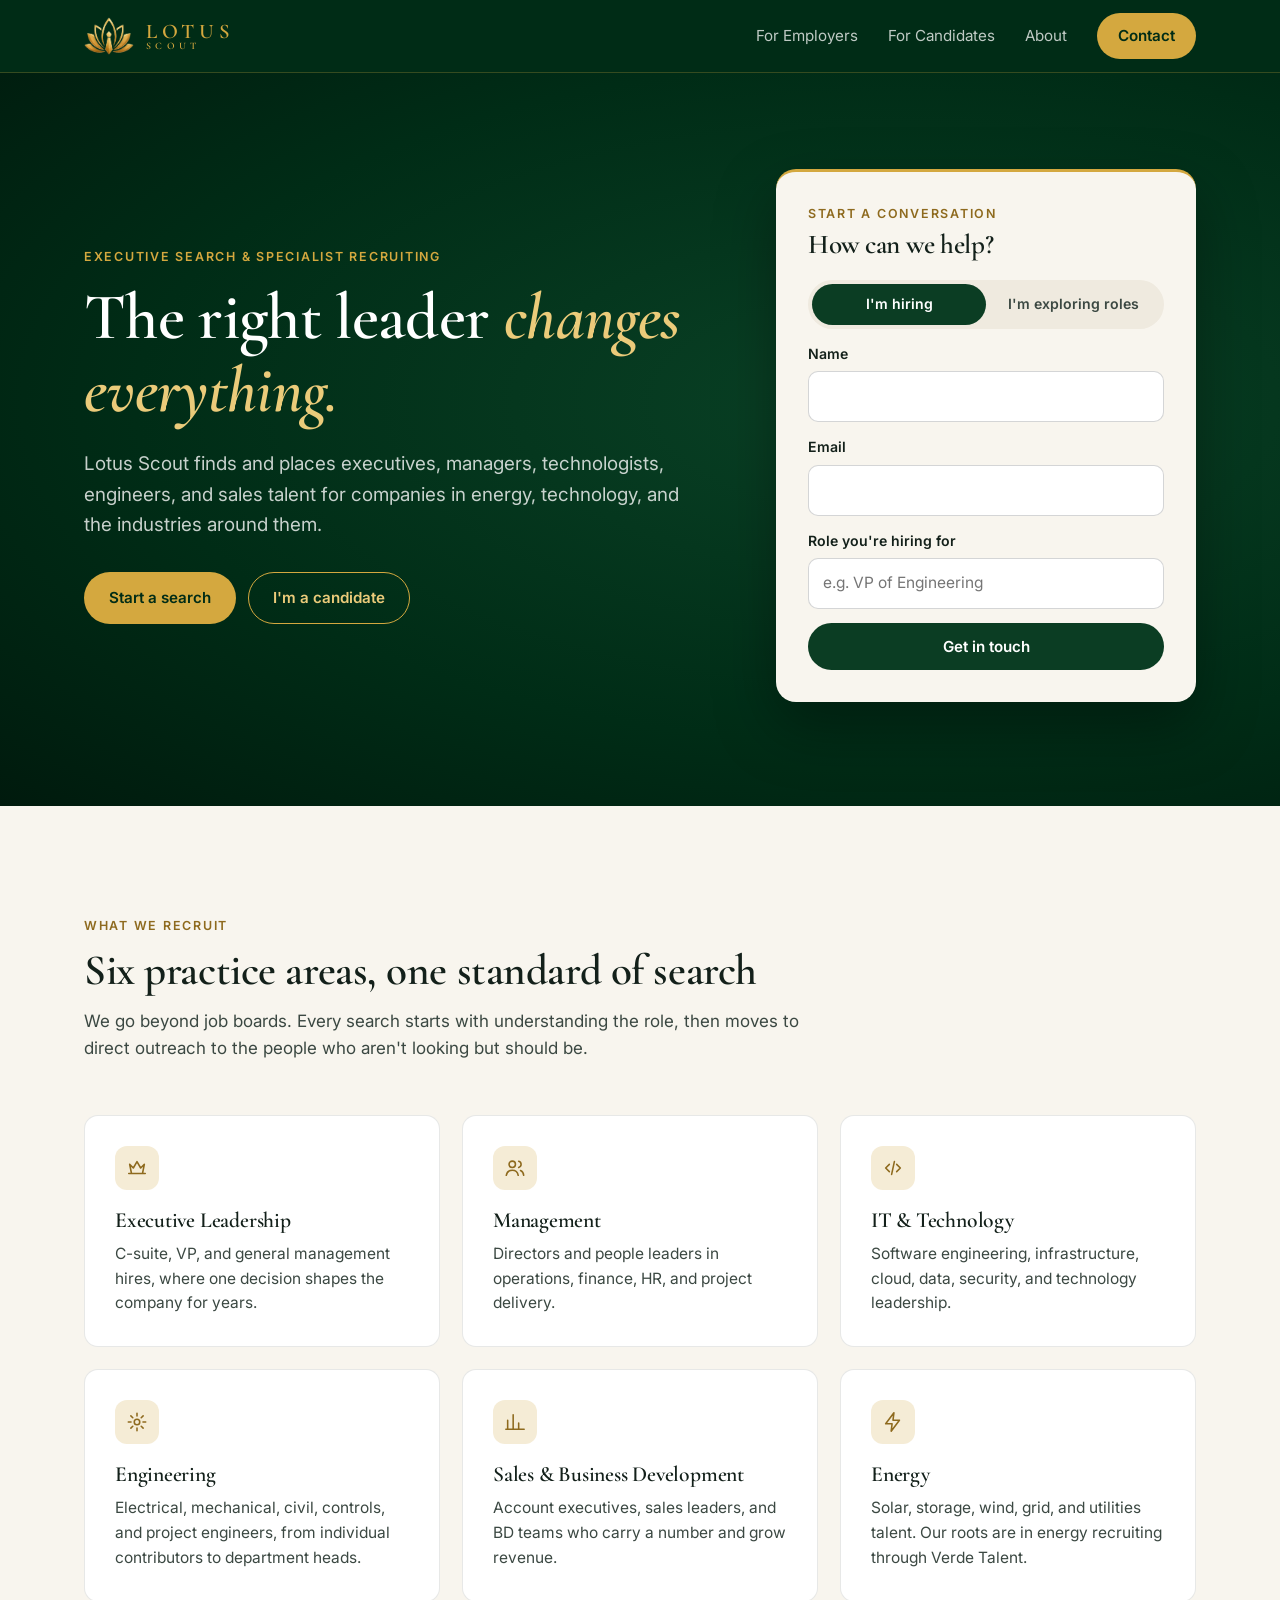
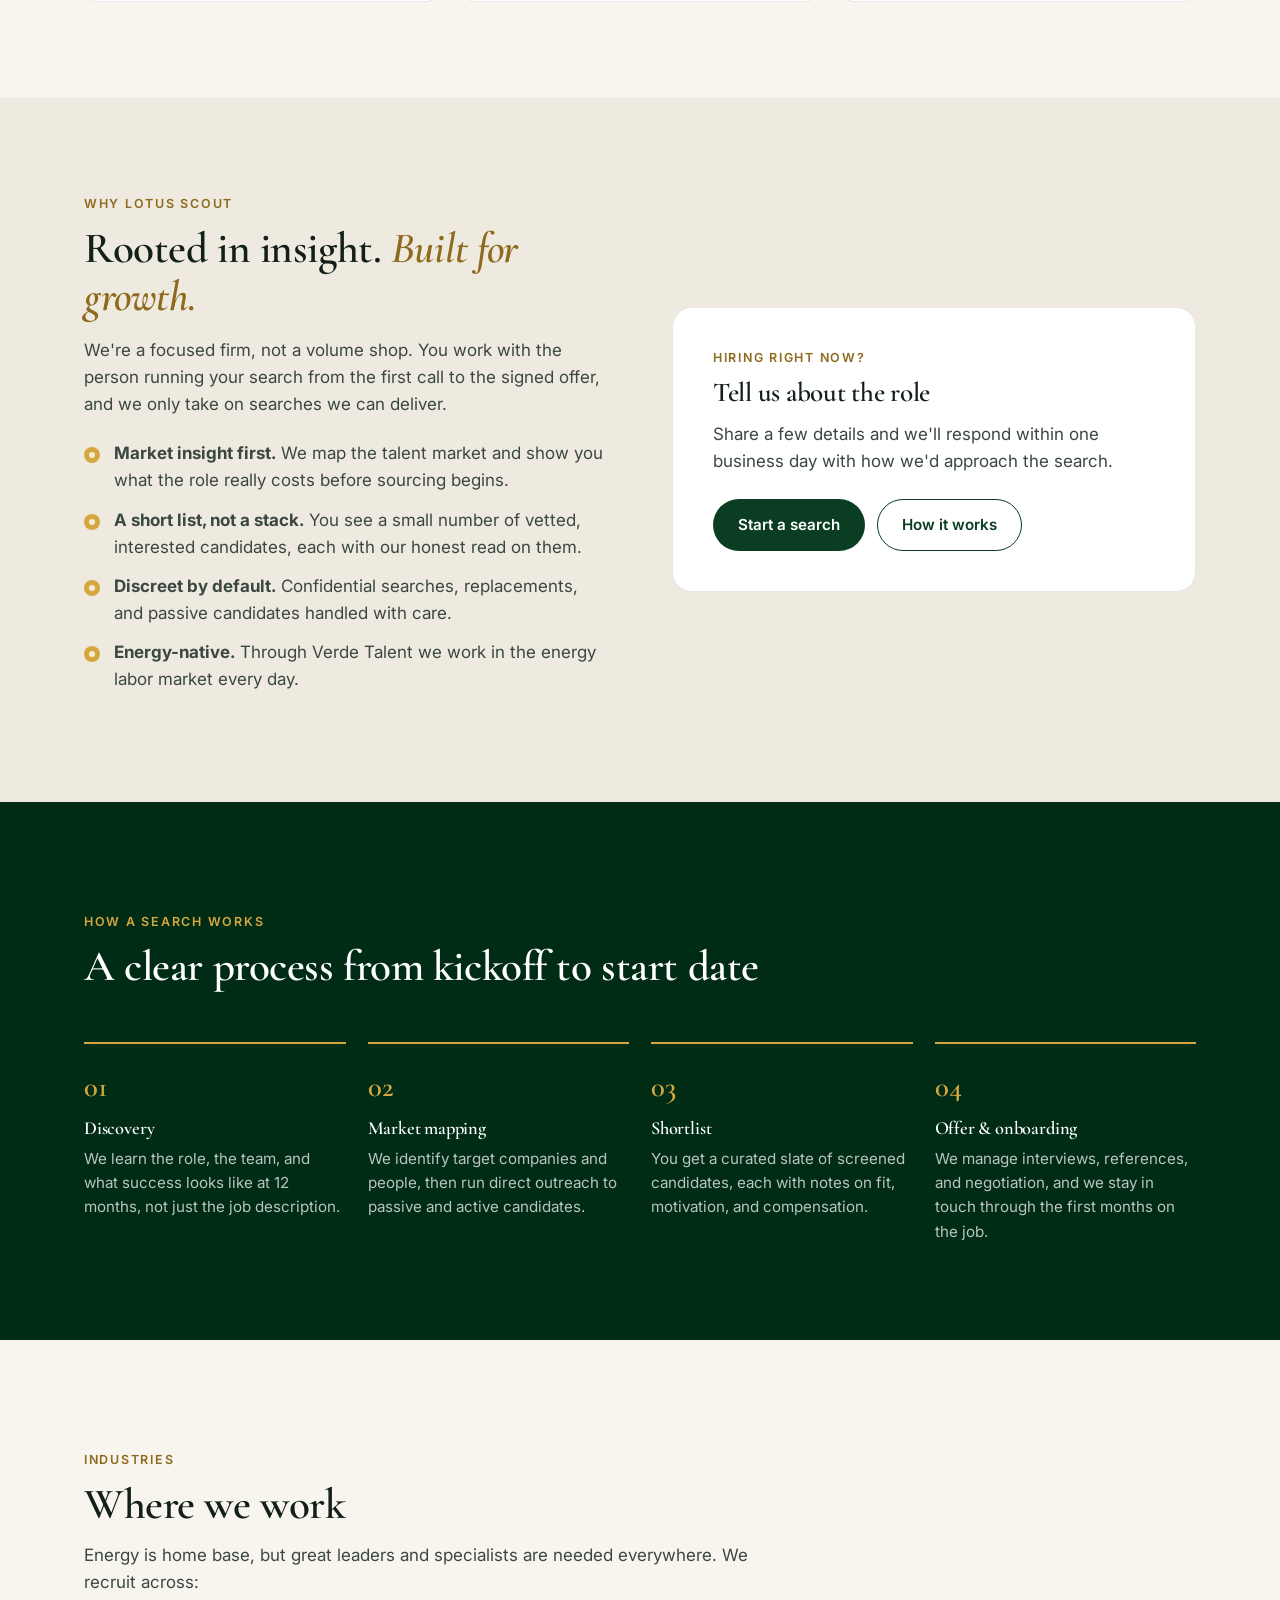
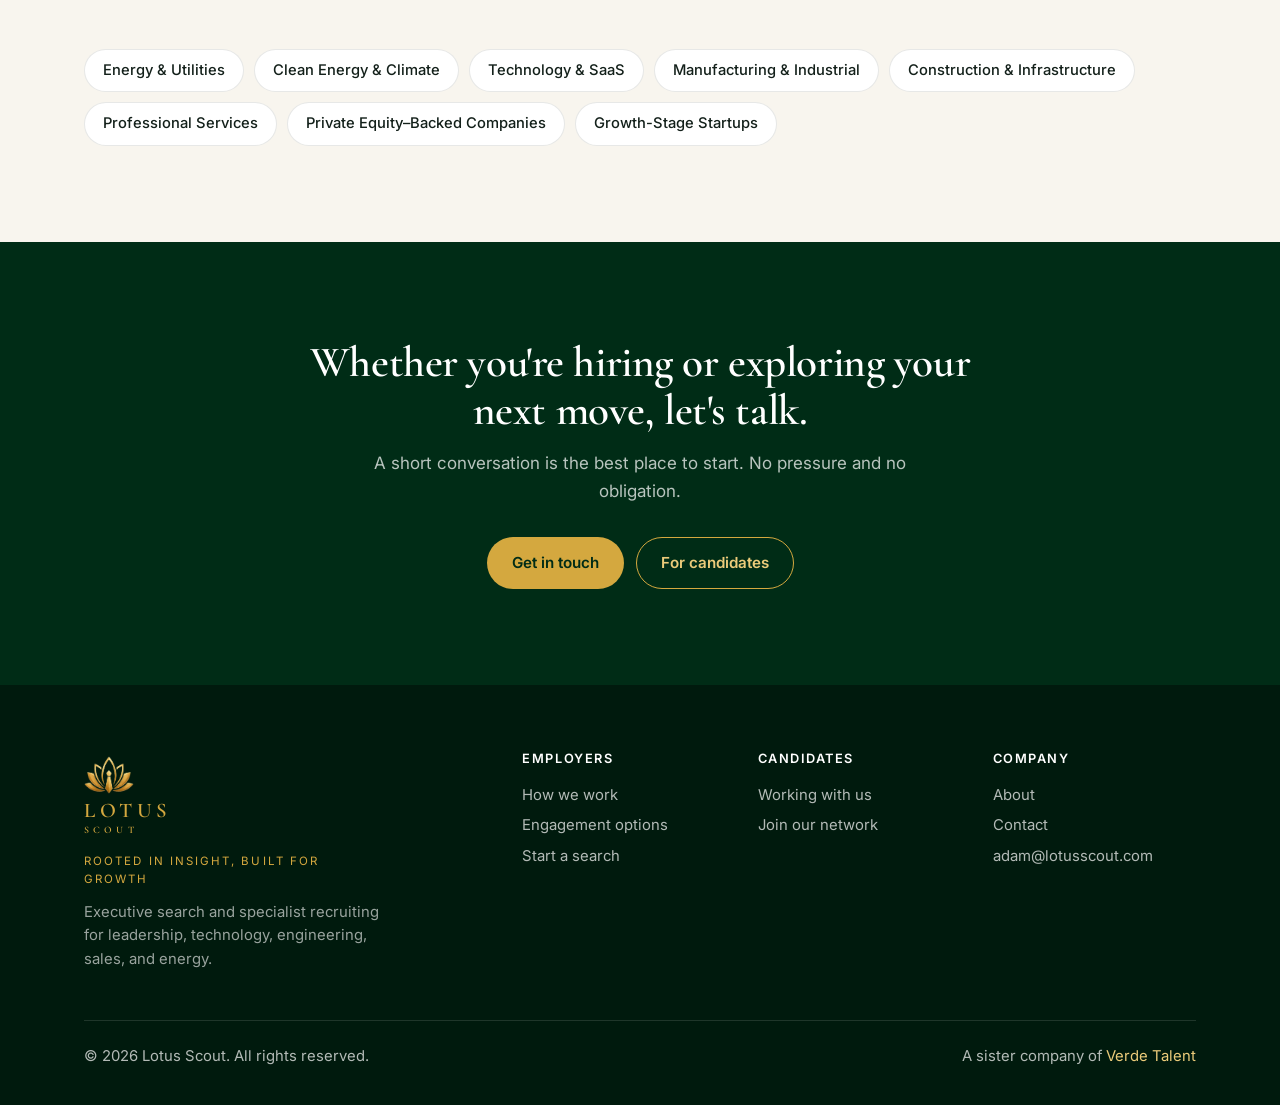
<file: index.html>
<!DOCTYPE html>
<html lang="en">
<head>
<meta charset="UTF-8"/>
<meta name="viewport" content="width=device-width, initial-scale=1.0"/>
<title>Lotus Scout | Executive Search & Recruiting</title>
<meta name="description" content="Lotus Scout is an executive search and recruiting firm placing leaders, technologists, engineers, and sales talent across energy, technology, and beyond."/>
<link rel="canonical" href="https://lotusscout.com/"/>
<link rel="icon" href="/favicon.ico" sizes="any"/>
<link rel="icon" type="image/png" sizes="32x32" href="/favicon-32x32.png"/>
<link rel="apple-touch-icon" href="/apple-touch-icon.png"/>
<meta name="theme-color" content="#002C16"/>
<meta property="og:type" content="website"/>
<meta property="og:site_name" content="Lotus Scout"/>
<meta property="og:url" content="https://lotusscout.com/"/>
<meta property="og:title" content="Lotus Scout | Executive Search & Recruiting"/>
<meta property="og:description" content="Lotus Scout is an executive search and recruiting firm placing leaders, technologists, engineers, and sales talent across energy, technology, and beyond."/>
<meta property="og:image" content="https://lotusscout.com/img/og-image.jpg"/>
<meta name="twitter:card" content="summary_large_image"/>
<link rel="preconnect" href="https://fonts.googleapis.com"/>
<link rel="preconnect" href="https://fonts.gstatic.com" crossorigin/>
<link href="https://fonts.googleapis.com/css2?family=Cormorant+Garamond:ital,wght@0,500;0,600;1,500;1,600&family=Inter:wght@400;500;600&display=swap" rel="stylesheet"/>
<link rel="stylesheet" href="/styles.css"/>
</head>
<body>
<header class="hdr">
  <div class="wrap">
    <a class="brand" href="/" aria-label="Lotus Scout home"><img src="/img/mark-gold.png" alt="" width="50" height="38"/><span>LOTUS<small>SCOUT</small></span></a>
    <button class="menu-btn" aria-label="Open menu" aria-expanded="false"><span></span><span></span><span></span></button>
    <nav class="nav"><a href="employers.html">For Employers</a><a href="candidates.html">For Candidates</a><a href="about.html">About</a><a class="btn btn-gold" href="contact.html">Contact</a></nav>
  </div>
</header>
<main>
<section class="hero"><div class="wrap hero-grid">
  <div>
    <p class="eyebrow">Executive Search &amp; Specialist Recruiting</p>
    <h1 style="margin-top:14px">The right leader <em>changes everything.</em></h1>
    <p class="lead">Lotus Scout finds and places executives, managers, technologists, engineers, and sales talent for companies in energy, technology, and the industries around them.</p>
    <div class="btns"><a class="btn btn-gold" href="contact.html?type=employer">Start a search</a><a class="btn btn-ghost" style="border-color:var(--gold);color:var(--gold-lt)" href="candidates.html">I'm a candidate</a></div>
  </div>
  <div class="hero-card">
    <p class="eyebrow">Start a conversation</p>
    <h3>How can we help?</h3>
    <form data-form="quick">
      <div class="seg" role="radiogroup" aria-label="I am">
        <label><input type="radio" name="Inquiry" value="Hiring" checked/><span>I'm hiring</span></label>
        <label><input type="radio" name="Inquiry" value="Exploring roles"/><span>I'm exploring roles</span></label>
      </div>
      <div><label for="q-name">Name</label><input id="q-name" name="Name" required autocomplete="name"/></div>
      <div><label for="q-email">Email</label><input id="q-email" type="email" name="Email" required autocomplete="email"/></div>
      <div><label for="q-role" data-hire="Role you're hiring for" data-seek="What role are you looking for?">Role you're hiring for</label><input id="q-role" name="Role" placeholder="e.g. VP of Engineering"/></div>
      <button class="btn btn-primary" type="submit">Get in touch</button>
      <div class="form-ok" role="status">Thanks! Your email app should have opened with your note ready to send.</div>
    </form>
  </div>
</div></section>

<section><div class="wrap">
  <div class="sec-head"><p class="eyebrow">What we recruit</p><h2>Six practice areas, one standard of search</h2>
  <p>We go beyond job boards. Every search starts with understanding the role, then moves to direct outreach to the people who aren't looking but should be.</p></div>
  <div class="grid g3"><div class="card"><div class="icon"><svg viewBox="0 0 24 24" fill="none" stroke="currentColor" stroke-width="1.7" stroke-linecap="round" stroke-linejoin="round" aria-hidden="true"><path d="M3 18h18M4 8l4 4 4-7 4 7 4-4-2 10H6z"/></svg></div><h3>Executive Leadership</h3><p>C-suite, VP, and general management hires, where one decision shapes the company for years.</p></div><div class="card"><div class="icon"><svg viewBox="0 0 24 24" fill="none" stroke="currentColor" stroke-width="1.7" stroke-linecap="round" stroke-linejoin="round" aria-hidden="true"><circle cx="9" cy="8" r="3.5"/><path d="M2.5 20c.6-3.6 3.3-5.5 6.5-5.5s5.9 1.9 6.5 5.5"/><path d="M16 4.6a3.5 3.5 0 0 1 0 6.8M18 14.8c2 .8 3.2 2.6 3.5 5.2"/></svg></div><h3>Management</h3><p>Directors and people leaders in operations, finance, HR, and project delivery.</p></div><div class="card"><div class="icon"><svg viewBox="0 0 24 24" fill="none" stroke="currentColor" stroke-width="1.7" stroke-linecap="round" stroke-linejoin="round" aria-hidden="true"><path d="M8 8l-4 4 4 4M16 8l4 4-4 4M13.5 5l-3 14"/></svg></div><h3>IT & Technology</h3><p>Software engineering, infrastructure, cloud, data, security, and technology leadership.</p></div><div class="card"><div class="icon"><svg viewBox="0 0 24 24" fill="none" stroke="currentColor" stroke-width="1.7" stroke-linecap="round" stroke-linejoin="round" aria-hidden="true"><circle cx="12" cy="12" r="3"/><path d="M12 2.5v3M12 18.5v3M2.5 12h3M18.5 12h3M5.3 5.3l2.1 2.1M16.6 16.6l2.1 2.1M5.3 18.7l2.1-2.1M16.6 7.4l2.1-2.1"/></svg></div><h3>Engineering</h3><p>Electrical, mechanical, civil, controls, and project engineers, from individual contributors to department heads.</p></div><div class="card"><div class="icon"><svg viewBox="0 0 24 24" fill="none" stroke="currentColor" stroke-width="1.7" stroke-linecap="round" stroke-linejoin="round" aria-hidden="true"><path d="M4 20V10M10 20V4M16 20v-7M22 20H2"/></svg></div><h3>Sales & Business Development</h3><p>Account executives, sales leaders, and BD teams who carry a number and grow revenue.</p></div><div class="card"><div class="icon"><svg viewBox="0 0 24 24" fill="none" stroke="currentColor" stroke-width="1.7" stroke-linecap="round" stroke-linejoin="round" aria-hidden="true"><path d="M13 2L4 14h7l-1 8 9-12h-7z"/></svg></div><h3>Energy</h3><p>Solar, storage, wind, grid, and utilities talent. Our roots are in energy recruiting through Verde Talent.</p></div></div>
</div></section>

<section class="alt"><div class="wrap split">
  <div>
    <p class="eyebrow">Why Lotus Scout</p>
    <h2 style="margin-top:10px">Rooted in insight. <em class="accent">Built for growth.</em></h2>
    <p style="margin-top:16px">We're a focused firm, not a volume shop. You work with the person running your search from the first call to the signed offer, and we only take on searches we can deliver.</p>
    <ul class="checks">
      <li><strong>Market insight first.</strong> We map the talent market and show you what the role really costs before sourcing begins.</li>
      <li><strong>A short list, not a stack.</strong> You see a small number of vetted, interested candidates, each with our honest read on them.</li>
      <li><strong>Discreet by default.</strong> Confidential searches, replacements, and passive candidates handled with care.</li>
      <li><strong>Energy-native.</strong> Through Verde Talent we work in the energy labor market every day.</li>
    </ul>
  </div>
  <div class="panel">
    <p class="eyebrow">Hiring right now?</p>
    <h3 style="margin:10px 0 12px;font-size:1.7rem">Tell us about the role</h3>
    <p>Share a few details and we'll respond within one business day with how we'd approach the search.</p>
    <div class="btns" style="margin-top:24px"><a class="btn btn-primary" href="contact.html?type=employer">Start a search</a><a class="btn btn-ghost" href="employers.html">How it works</a></div>
  </div>
</div></section>

<section class="dark"><div class="wrap">
  <div class="sec-head"><p class="eyebrow">How a search works</p><h2>A clear process from kickoff to start date</h2></div>
  <div class="steps">
    <div class="step"><h3>Discovery</h3><p>We learn the role, the team, and what success looks like at 12 months, not just the job description.</p></div>
    <div class="step"><h3>Market mapping</h3><p>We identify target companies and people, then run direct outreach to passive and active candidates.</p></div>
    <div class="step"><h3>Shortlist</h3><p>You get a curated slate of screened candidates, each with notes on fit, motivation, and compensation.</p></div>
    <div class="step"><h3>Offer &amp; onboarding</h3><p>We manage interviews, references, and negotiation, and we stay in touch through the first months on the job.</p></div>
  </div>
</div></section>

<section><div class="wrap">
  <div class="sec-head"><p class="eyebrow">Industries</p><h2>Where we work</h2><p>Energy is home base, but great leaders and specialists are needed everywhere. We recruit across:</p></div>
  <div class="tags"><span class="tag">Energy & Utilities</span><span class="tag">Clean Energy & Climate</span><span class="tag">Technology & SaaS</span><span class="tag">Manufacturing & Industrial</span><span class="tag">Construction & Infrastructure</span><span class="tag">Professional Services</span><span class="tag">Private Equity–Backed Companies</span><span class="tag">Growth-Stage Startups</span></div>
</div></section>

<section class="dark cta"><div class="wrap">
  <h2>Whether you're hiring or exploring your next move, let's talk.</h2><p>A short conversation is the best place to start. No pressure and no obligation.</p>
  <div class="btns"><a class="btn btn-gold" href="contact.html">Get in touch</a><a class="btn btn-ghost" href="candidates.html">For candidates</a></div>
</div></section>

</main>
<footer class="ftr">
  <div class="wrap">
    <div class="cols">
      <div>
        <a class="brand" href="/"><img src="/img/mark-gold.png" alt="" width="50" height="38"/><span>LOTUS<small>SCOUT</small></span></a>
        <p class="tagline">Rooted in insight, built for growth</p>
        <p>Executive search and specialist recruiting for leadership, technology, engineering, sales, and energy.</p>
      </div>
      <div><h4>Employers</h4><a href="employers.html">How we work</a><a href="employers.html#engagements">Engagement options</a><a href="contact.html?type=employer">Start a search</a></div>
      <div><h4>Candidates</h4><a href="candidates.html">Working with us</a><a href="candidates.html#join">Join our network</a></div>
      <div><h4>Company</h4><a href="about.html">About</a><a href="contact.html">Contact</a><a href="mailto:adam@lotusscout.com">adam@lotusscout.com</a></div>
    </div>
    <div class="base"><span>&copy; <span id="yr">2026</span> Lotus Scout. All rights reserved.</span><span>A sister company of <a href="https://verdetalent.com" style="display:inline;color:var(--gold-lt)">Verde Talent</a></span></div>
  </div>
</footer>
<script src="/main.js"></script>
</body>
</html>
</file>
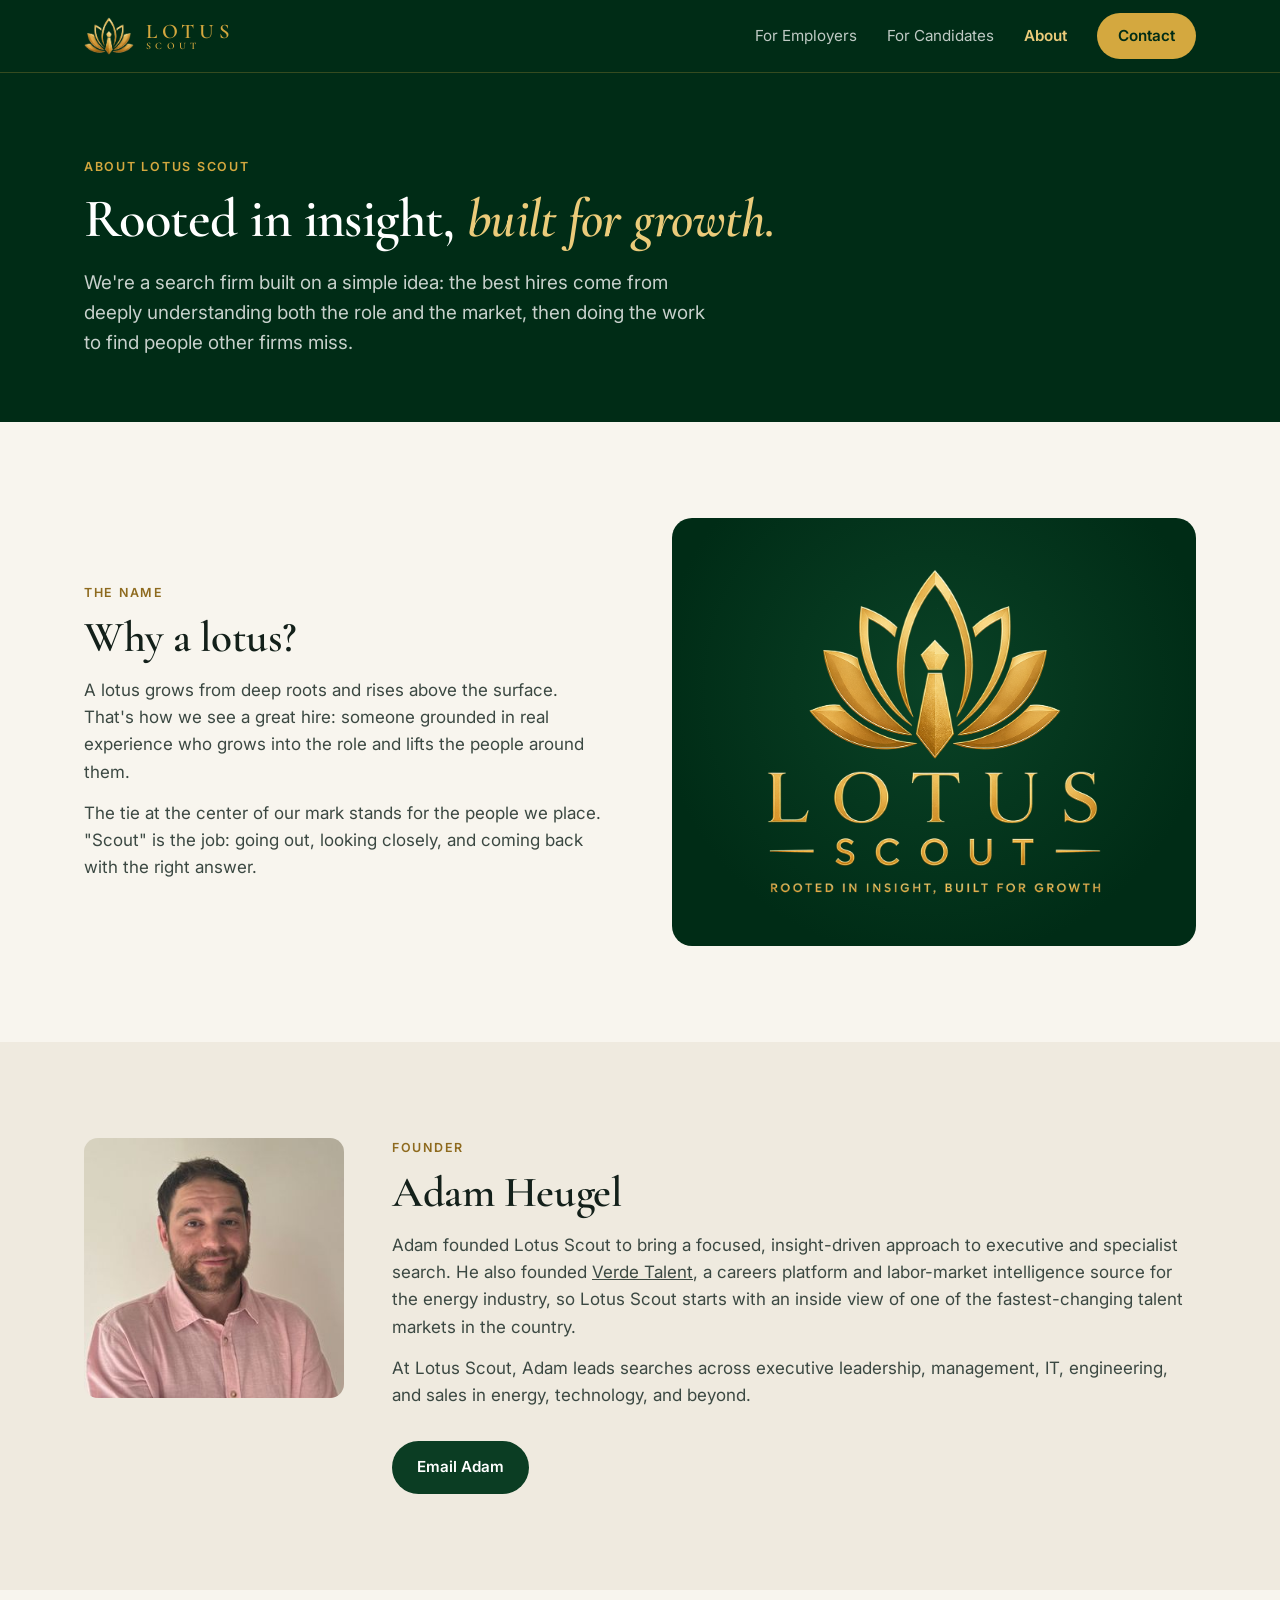
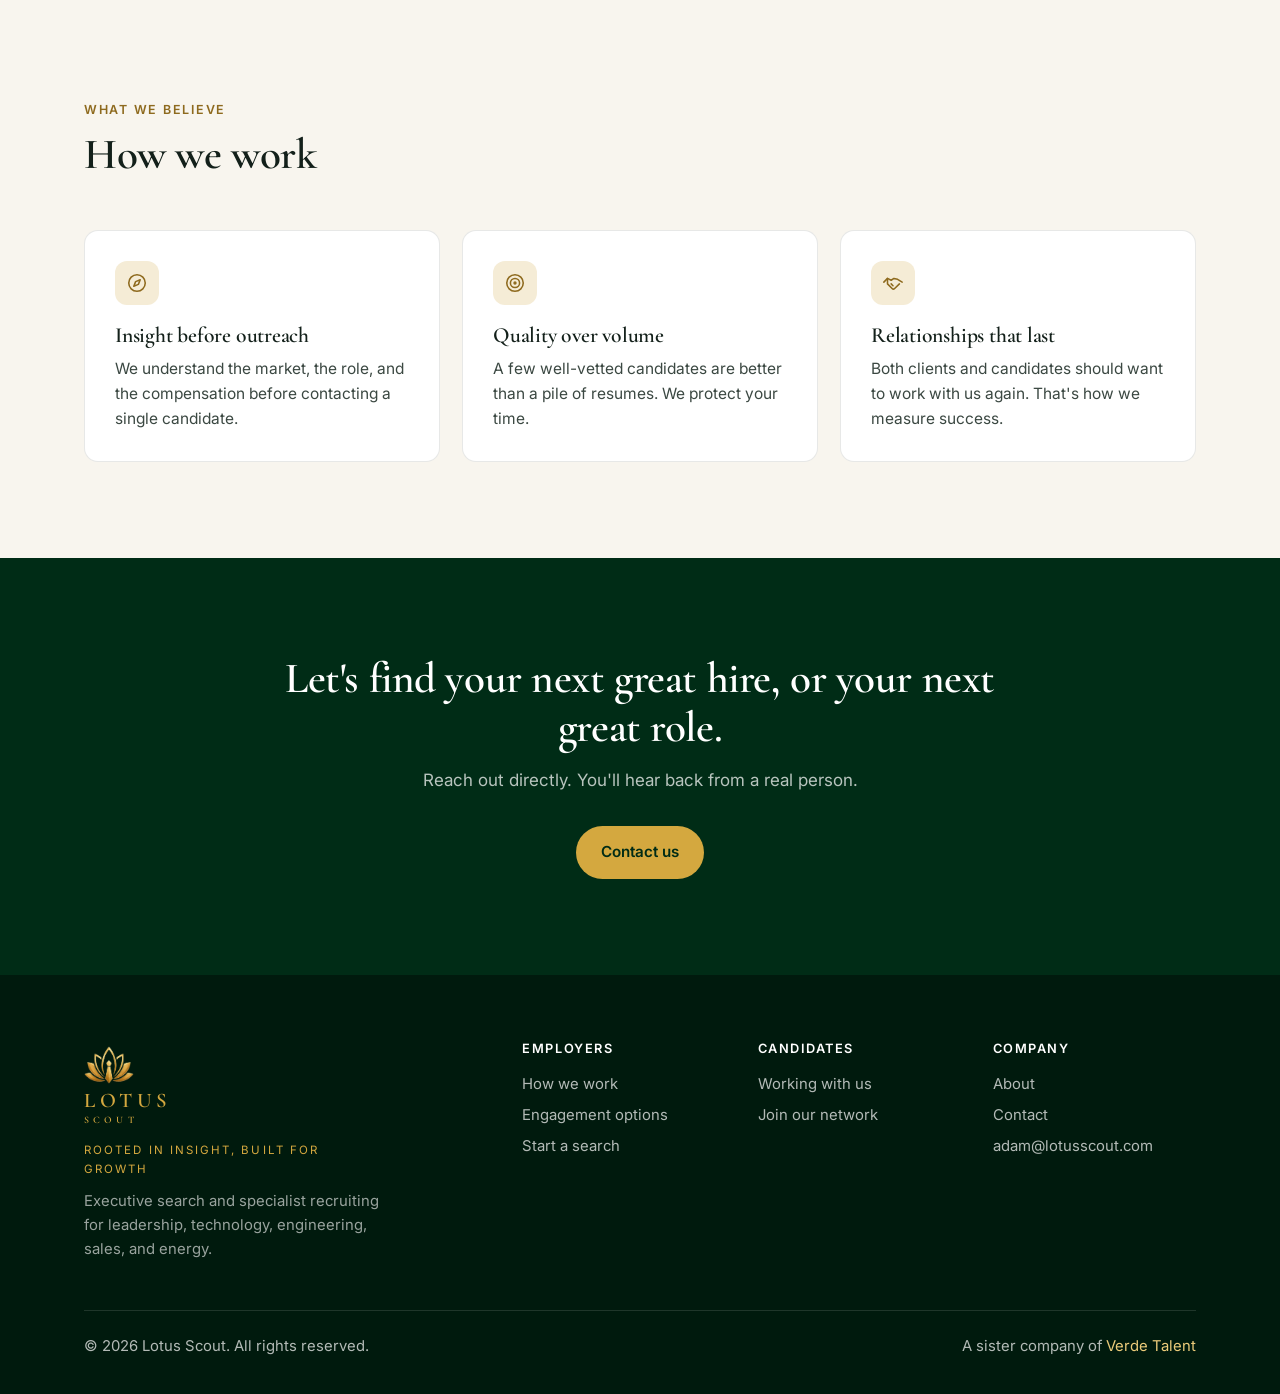
<file: about.html>
<!DOCTYPE html>
<html lang="en">
<head>
<meta charset="UTF-8"/>
<meta name="viewport" content="width=device-width, initial-scale=1.0"/>
<title>About | Lotus Scout</title>
<meta name="description" content="Lotus Scout is an executive search and recruiting firm founded by Adam Heugel, founder of energy careers platform Verde Talent."/>
<link rel="canonical" href="https://lotusscout.com/about.html"/>
<link rel="icon" href="/favicon.ico" sizes="any"/>
<link rel="icon" type="image/png" sizes="32x32" href="/favicon-32x32.png"/>
<link rel="apple-touch-icon" href="/apple-touch-icon.png"/>
<meta name="theme-color" content="#002C16"/>
<meta property="og:type" content="website"/>
<meta property="og:site_name" content="Lotus Scout"/>
<meta property="og:url" content="https://lotusscout.com/about.html"/>
<meta property="og:title" content="About | Lotus Scout"/>
<meta property="og:description" content="Lotus Scout is an executive search and recruiting firm founded by Adam Heugel, founder of energy careers platform Verde Talent."/>
<meta property="og:image" content="https://lotusscout.com/img/og-image.jpg"/>
<meta name="twitter:card" content="summary_large_image"/>
<link rel="preconnect" href="https://fonts.googleapis.com"/>
<link rel="preconnect" href="https://fonts.gstatic.com" crossorigin/>
<link href="https://fonts.googleapis.com/css2?family=Cormorant+Garamond:ital,wght@0,500;0,600;1,500;1,600&family=Inter:wght@400;500;600&display=swap" rel="stylesheet"/>
<link rel="stylesheet" href="/styles.css"/>
</head>
<body>
<header class="hdr">
  <div class="wrap">
    <a class="brand" href="/" aria-label="Lotus Scout home"><img src="/img/mark-gold.png" alt="" width="50" height="38"/><span>LOTUS<small>SCOUT</small></span></a>
    <button class="menu-btn" aria-label="Open menu" aria-expanded="false"><span></span><span></span><span></span></button>
    <nav class="nav"><a href="employers.html">For Employers</a><a href="candidates.html">For Candidates</a><a href="about.html" aria-current="page">About</a><a class="btn btn-gold" href="contact.html">Contact</a></nav>
  </div>
</header>
<main>
<section class="page-hero"><div class="wrap">
  <p class="eyebrow">About Lotus Scout</p>
  <h1 style="margin-top:12px">Rooted in insight, <em style="color:var(--gold-lt)">built for growth.</em></h1>
  <p class="lead">We're a search firm built on a simple idea: the best hires come from deeply understanding both the role and the market, then doing the work to find people other firms miss.</p>
</div></section>

<section><div class="wrap split">
  <div>
    <p class="eyebrow">The name</p>
    <h2 style="margin-top:10px">Why a lotus?</h2>
    <p style="margin-top:16px">A lotus grows from deep roots and rises above the surface. That's how we see a great hire: someone grounded in real experience who grows into the role and lifts the people around them.</p>
    <p style="margin-top:14px">The tie at the center of our mark stands for the people we place. "Scout" is the job: going out, looking closely, and coming back with the right answer.</p>
  </div>
  <div class="logo-panel"><img src="/img/logo-gold.png" alt="Lotus Scout logo" width="900" height="877"/></div>
</div></section>

<section class="alt"><div class="wrap">
  <div class="founder">
    <img src="/img/founder-adam.jpg" alt="Adam Heugel, founder of Lotus Scout" width="320" height="320"/>
    <div>
      <p class="eyebrow">Founder</p>
      <h2 style="margin-top:10px">Adam Heugel</h2>
      <p style="margin-top:16px">Adam founded Lotus Scout to bring a focused, insight-driven approach to executive and specialist search. He also founded <a href="https://verdetalent.com">Verde Talent</a>, a careers platform and labor-market intelligence source for the energy industry, so Lotus Scout starts with an inside view of one of the fastest-changing talent markets in the country.</p>
      <p style="margin-top:14px">At Lotus Scout, Adam leads searches across executive leadership, management, IT, engineering, and sales in energy, technology, and beyond.</p>
      <div class="btns"><a class="btn btn-primary" href="mailto:adam@lotusscout.com">Email Adam</a></div>
    </div>
  </div>
</div></section>

<section><div class="wrap">
  <div class="sec-head"><p class="eyebrow">What we believe</p><h2>How we work</h2></div>
  <div class="grid g3">
    <div class="card"><div class="icon"><svg viewBox="0 0 24 24" fill="none" stroke="currentColor" stroke-width="1.7" stroke-linecap="round" stroke-linejoin="round" aria-hidden="true"><circle cx="12" cy="12" r="9"/><path d="M15.5 8.5l-2 5-5 2 2-5z"/></svg></div><h3>Insight before outreach</h3><p>We understand the market, the role, and the compensation before contacting a single candidate.</p></div>
    <div class="card"><div class="icon"><svg viewBox="0 0 24 24" fill="none" stroke="currentColor" stroke-width="1.7" stroke-linecap="round" stroke-linejoin="round" aria-hidden="true"><circle cx="12" cy="12" r="9"/><circle cx="12" cy="12" r="5"/><circle cx="12" cy="12" r="1"/></svg></div><h3>Quality over volume</h3><p>A few well-vetted candidates are better than a pile of resumes. We protect your time.</p></div>
    <div class="card"><div class="icon"><svg viewBox="0 0 24 24" fill="none" stroke="currentColor" stroke-width="1.7" stroke-linecap="round" stroke-linejoin="round" aria-hidden="true"><path d="M2 11l4-4 4 2 3-2 4 1 5 3"/><path d="M6 7v6l5 5c.8.8 2 .8 2.8 0l5.2-5"/><path d="M10 13l2 2"/></svg></div><h3>Relationships that last</h3><p>Both clients and candidates should want to work with us again. That's how we measure success.</p></div>
  </div>
</div></section>

<section class="dark cta"><div class="wrap">
  <h2>Let's find your next great hire, or your next great role.</h2><p>Reach out directly. You'll hear back from a real person.</p>
  <div class="btns"><a class="btn btn-gold" href="contact.html">Contact us</a></div>
</div></section>

</main>
<footer class="ftr">
  <div class="wrap">
    <div class="cols">
      <div>
        <a class="brand" href="/"><img src="/img/mark-gold.png" alt="" width="50" height="38"/><span>LOTUS<small>SCOUT</small></span></a>
        <p class="tagline">Rooted in insight, built for growth</p>
        <p>Executive search and specialist recruiting for leadership, technology, engineering, sales, and energy.</p>
      </div>
      <div><h4>Employers</h4><a href="employers.html">How we work</a><a href="employers.html#engagements">Engagement options</a><a href="contact.html?type=employer">Start a search</a></div>
      <div><h4>Candidates</h4><a href="candidates.html">Working with us</a><a href="candidates.html#join">Join our network</a></div>
      <div><h4>Company</h4><a href="about.html">About</a><a href="contact.html">Contact</a><a href="mailto:adam@lotusscout.com">adam@lotusscout.com</a></div>
    </div>
    <div class="base"><span>&copy; <span id="yr">2026</span> Lotus Scout. All rights reserved.</span><span>A sister company of <a href="https://verdetalent.com" style="display:inline;color:var(--gold-lt)">Verde Talent</a></span></div>
  </div>
</footer>
<script src="/main.js"></script>
</body>
</html>
</file>
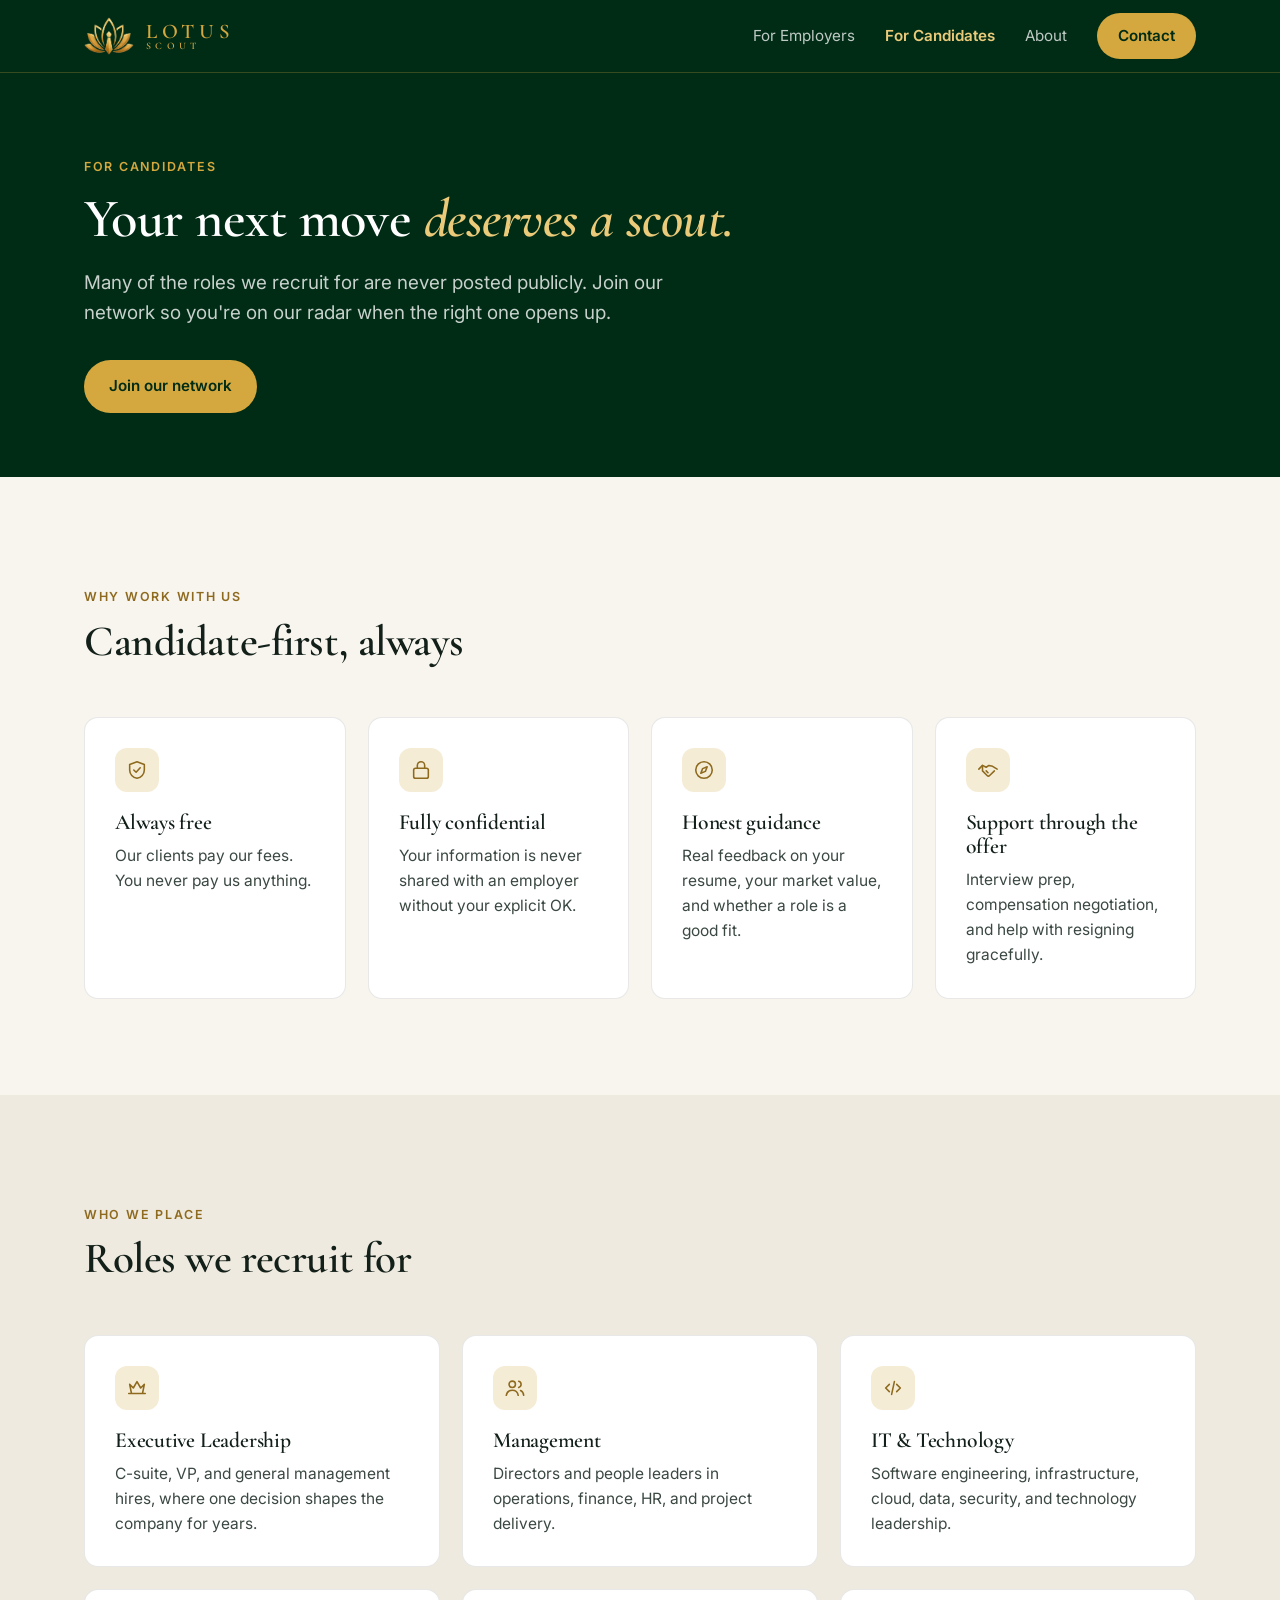
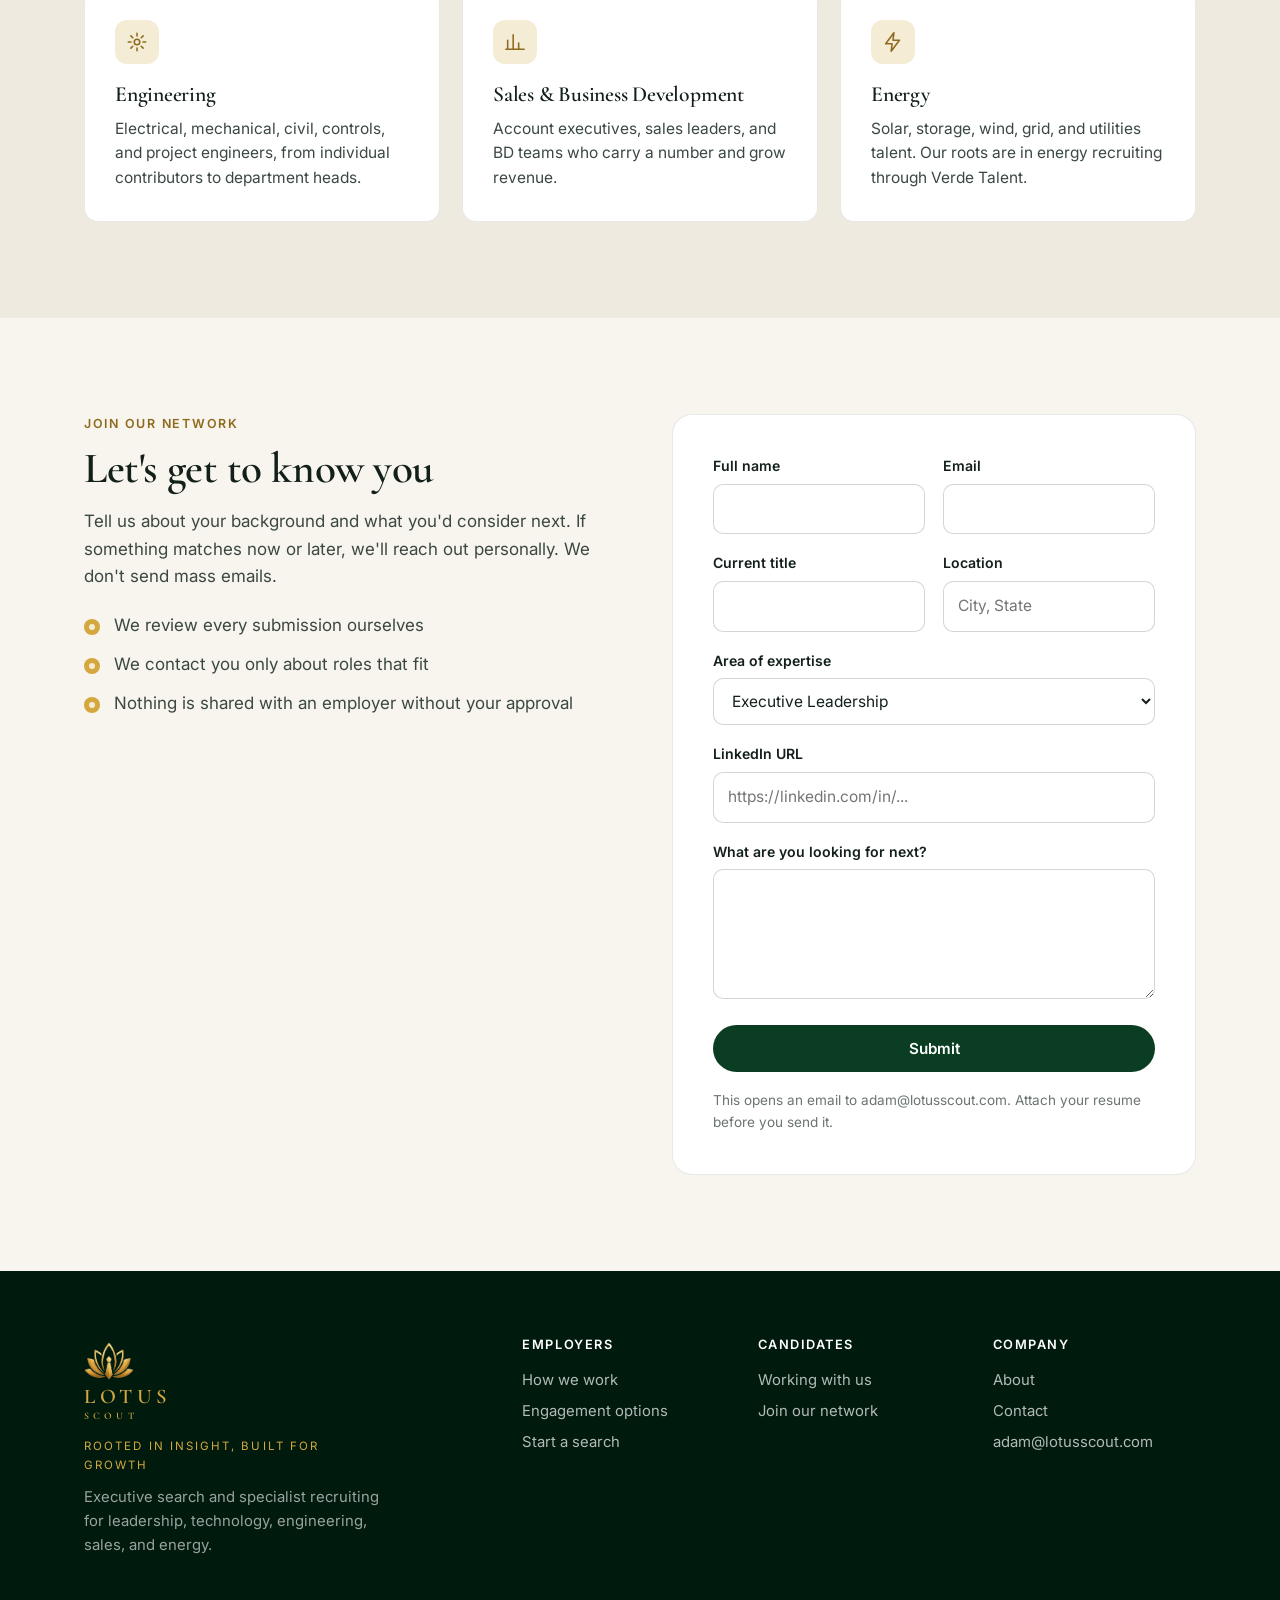
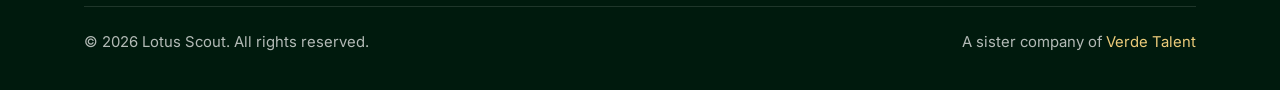
<file: candidates.html>
<!DOCTYPE html>
<html lang="en">
<head>
<meta charset="UTF-8"/>
<meta name="viewport" content="width=device-width, initial-scale=1.0"/>
<title>For Candidates | Lotus Scout</title>
<meta name="description" content="Work with Lotus Scout to find your next leadership, technology, engineering, sales, or energy role. Confidential, candidate-first, and free to you."/>
<link rel="canonical" href="https://lotusscout.com/candidates.html"/>
<link rel="icon" href="/favicon.ico" sizes="any"/>
<link rel="icon" type="image/png" sizes="32x32" href="/favicon-32x32.png"/>
<link rel="apple-touch-icon" href="/apple-touch-icon.png"/>
<meta name="theme-color" content="#002C16"/>
<meta property="og:type" content="website"/>
<meta property="og:site_name" content="Lotus Scout"/>
<meta property="og:url" content="https://lotusscout.com/candidates.html"/>
<meta property="og:title" content="For Candidates | Lotus Scout"/>
<meta property="og:description" content="Work with Lotus Scout to find your next leadership, technology, engineering, sales, or energy role. Confidential, candidate-first, and free to you."/>
<meta property="og:image" content="https://lotusscout.com/img/og-image.jpg"/>
<meta name="twitter:card" content="summary_large_image"/>
<link rel="preconnect" href="https://fonts.googleapis.com"/>
<link rel="preconnect" href="https://fonts.gstatic.com" crossorigin/>
<link href="https://fonts.googleapis.com/css2?family=Cormorant+Garamond:ital,wght@0,500;0,600;1,500;1,600&family=Inter:wght@400;500;600&display=swap" rel="stylesheet"/>
<link rel="stylesheet" href="/styles.css"/>
</head>
<body>
<header class="hdr">
  <div class="wrap">
    <a class="brand" href="/" aria-label="Lotus Scout home"><img src="/img/mark-gold.png" alt="" width="50" height="38"/><span>LOTUS<small>SCOUT</small></span></a>
    <button class="menu-btn" aria-label="Open menu" aria-expanded="false"><span></span><span></span><span></span></button>
    <nav class="nav"><a href="employers.html">For Employers</a><a href="candidates.html" aria-current="page">For Candidates</a><a href="about.html">About</a><a class="btn btn-gold" href="contact.html">Contact</a></nav>
  </div>
</header>
<main>
<section class="page-hero"><div class="wrap">
  <p class="eyebrow">For Candidates</p>
  <h1 style="margin-top:12px">Your next move <em style="color:var(--gold-lt)">deserves a scout.</em></h1>
  <p class="lead">Many of the roles we recruit for are never posted publicly. Join our network so you're on our radar when the right one opens up.</p>
  <div class="btns"><a class="btn btn-gold" href="#join">Join our network</a></div>
</div></section>

<section><div class="wrap">
  <div class="sec-head"><p class="eyebrow">Why work with us</p><h2>Candidate-first, always</h2></div>
  <div class="grid g4">
    <div class="card"><div class="icon"><svg viewBox="0 0 24 24" fill="none" stroke="currentColor" stroke-width="1.7" stroke-linecap="round" stroke-linejoin="round" aria-hidden="true"><path d="M12 3l8 3v6c0 4.5-3.4 8.3-8 9-4.6-.7-8-4.5-8-9V6z"/><path d="M8.5 12l2.5 2.5 4.5-5"/></svg></div><h3>Always free</h3><p>Our clients pay our fees. You never pay us anything.</p></div>
    <div class="card"><div class="icon"><svg viewBox="0 0 24 24" fill="none" stroke="currentColor" stroke-width="1.7" stroke-linecap="round" stroke-linejoin="round" aria-hidden="true"><rect x="4" y="10" width="16" height="11" rx="2"/><path d="M8 10V7a4 4 0 0 1 8 0v3"/></svg></div><h3>Fully confidential</h3><p>Your information is never shared with an employer without your explicit OK.</p></div>
    <div class="card"><div class="icon"><svg viewBox="0 0 24 24" fill="none" stroke="currentColor" stroke-width="1.7" stroke-linecap="round" stroke-linejoin="round" aria-hidden="true"><circle cx="12" cy="12" r="9"/><path d="M15.5 8.5l-2 5-5 2 2-5z"/></svg></div><h3>Honest guidance</h3><p>Real feedback on your resume, your market value, and whether a role is a good fit.</p></div>
    <div class="card"><div class="icon"><svg viewBox="0 0 24 24" fill="none" stroke="currentColor" stroke-width="1.7" stroke-linecap="round" stroke-linejoin="round" aria-hidden="true"><path d="M2 11l4-4 4 2 3-2 4 1 5 3"/><path d="M6 7v6l5 5c.8.8 2 .8 2.8 0l5.2-5"/><path d="M10 13l2 2"/></svg></div><h3>Support through the offer</h3><p>Interview prep, compensation negotiation, and help with resigning gracefully.</p></div>
  </div>
</div></section>

<section class="alt"><div class="wrap">
  <div class="sec-head"><p class="eyebrow">Who we place</p><h2>Roles we recruit for</h2></div>
  <div class="grid g3"><div class="card"><div class="icon"><svg viewBox="0 0 24 24" fill="none" stroke="currentColor" stroke-width="1.7" stroke-linecap="round" stroke-linejoin="round" aria-hidden="true"><path d="M3 18h18M4 8l4 4 4-7 4 7 4-4-2 10H6z"/></svg></div><h3>Executive Leadership</h3><p>C-suite, VP, and general management hires, where one decision shapes the company for years.</p></div><div class="card"><div class="icon"><svg viewBox="0 0 24 24" fill="none" stroke="currentColor" stroke-width="1.7" stroke-linecap="round" stroke-linejoin="round" aria-hidden="true"><circle cx="9" cy="8" r="3.5"/><path d="M2.5 20c.6-3.6 3.3-5.5 6.5-5.5s5.9 1.9 6.5 5.5"/><path d="M16 4.6a3.5 3.5 0 0 1 0 6.8M18 14.8c2 .8 3.2 2.6 3.5 5.2"/></svg></div><h3>Management</h3><p>Directors and people leaders in operations, finance, HR, and project delivery.</p></div><div class="card"><div class="icon"><svg viewBox="0 0 24 24" fill="none" stroke="currentColor" stroke-width="1.7" stroke-linecap="round" stroke-linejoin="round" aria-hidden="true"><path d="M8 8l-4 4 4 4M16 8l4 4-4 4M13.5 5l-3 14"/></svg></div><h3>IT & Technology</h3><p>Software engineering, infrastructure, cloud, data, security, and technology leadership.</p></div><div class="card"><div class="icon"><svg viewBox="0 0 24 24" fill="none" stroke="currentColor" stroke-width="1.7" stroke-linecap="round" stroke-linejoin="round" aria-hidden="true"><circle cx="12" cy="12" r="3"/><path d="M12 2.5v3M12 18.5v3M2.5 12h3M18.5 12h3M5.3 5.3l2.1 2.1M16.6 16.6l2.1 2.1M5.3 18.7l2.1-2.1M16.6 7.4l2.1-2.1"/></svg></div><h3>Engineering</h3><p>Electrical, mechanical, civil, controls, and project engineers, from individual contributors to department heads.</p></div><div class="card"><div class="icon"><svg viewBox="0 0 24 24" fill="none" stroke="currentColor" stroke-width="1.7" stroke-linecap="round" stroke-linejoin="round" aria-hidden="true"><path d="M4 20V10M10 20V4M16 20v-7M22 20H2"/></svg></div><h3>Sales & Business Development</h3><p>Account executives, sales leaders, and BD teams who carry a number and grow revenue.</p></div><div class="card"><div class="icon"><svg viewBox="0 0 24 24" fill="none" stroke="currentColor" stroke-width="1.7" stroke-linecap="round" stroke-linejoin="round" aria-hidden="true"><path d="M13 2L4 14h7l-1 8 9-12h-7z"/></svg></div><h3>Energy</h3><p>Solar, storage, wind, grid, and utilities talent. Our roots are in energy recruiting through Verde Talent.</p></div></div>
</div></section>

<section id="join"><div class="wrap split" style="align-items:start">
  <div>
    <p class="eyebrow">Join our network</p>
    <h2 style="margin-top:10px">Let's get to know you</h2>
    <p style="margin-top:16px">Tell us about your background and what you'd consider next. If something matches now or later, we'll reach out personally. We don't send mass emails.</p>
    <ul class="checks">
      <li>We review every submission ourselves</li>
      <li>We contact you only about roles that fit</li>
      <li>Nothing is shared with an employer without your approval</li>
    </ul>
  </div>
  <div class="panel">
    <form data-form="candidate">
      <div class="row"><div><label for="c-name">Full name</label><input id="c-name" name="Name" required autocomplete="name"/></div>
      <div><label for="c-email">Email</label><input id="c-email" type="email" name="Email" required autocomplete="email"/></div></div>
      <div class="row"><div><label for="c-title">Current title</label><input id="c-title" name="Current title"/></div>
      <div><label for="c-loc">Location</label><input id="c-loc" name="Location" placeholder="City, State"/></div></div>
      <div><label for="c-area">Area of expertise</label><select id="c-area" name="Area"><option>Executive Leadership</option><option>Management</option><option>IT &amp; Technology</option><option>Engineering</option><option>Sales &amp; Business Development</option><option>Energy</option><option>Other</option></select></div>
      <div><label for="c-li">LinkedIn URL</label><input id="c-li" name="LinkedIn" type="url" placeholder="https://linkedin.com/in/..."/></div>
      <div><label for="c-msg">What are you looking for next?</label><textarea id="c-msg" name="Looking for"></textarea></div>
      <button class="btn btn-primary" type="submit">Submit</button>
      <p class="form-note">This opens an email to adam@lotusscout.com. Attach your resume before you send it.</p>
      <div class="form-ok" role="status">Thanks! Your email app should have opened with your details filled in. Attach your resume and hit send.</div>
    </form>
  </div>
</div></section>

</main>
<footer class="ftr">
  <div class="wrap">
    <div class="cols">
      <div>
        <a class="brand" href="/"><img src="/img/mark-gold.png" alt="" width="50" height="38"/><span>LOTUS<small>SCOUT</small></span></a>
        <p class="tagline">Rooted in insight, built for growth</p>
        <p>Executive search and specialist recruiting for leadership, technology, engineering, sales, and energy.</p>
      </div>
      <div><h4>Employers</h4><a href="employers.html">How we work</a><a href="employers.html#engagements">Engagement options</a><a href="contact.html?type=employer">Start a search</a></div>
      <div><h4>Candidates</h4><a href="candidates.html">Working with us</a><a href="candidates.html#join">Join our network</a></div>
      <div><h4>Company</h4><a href="about.html">About</a><a href="contact.html">Contact</a><a href="mailto:adam@lotusscout.com">adam@lotusscout.com</a></div>
    </div>
    <div class="base"><span>&copy; <span id="yr">2026</span> Lotus Scout. All rights reserved.</span><span>A sister company of <a href="https://verdetalent.com" style="display:inline;color:var(--gold-lt)">Verde Talent</a></span></div>
  </div>
</footer>
<script src="/main.js"></script>
</body>
</html>
</file>
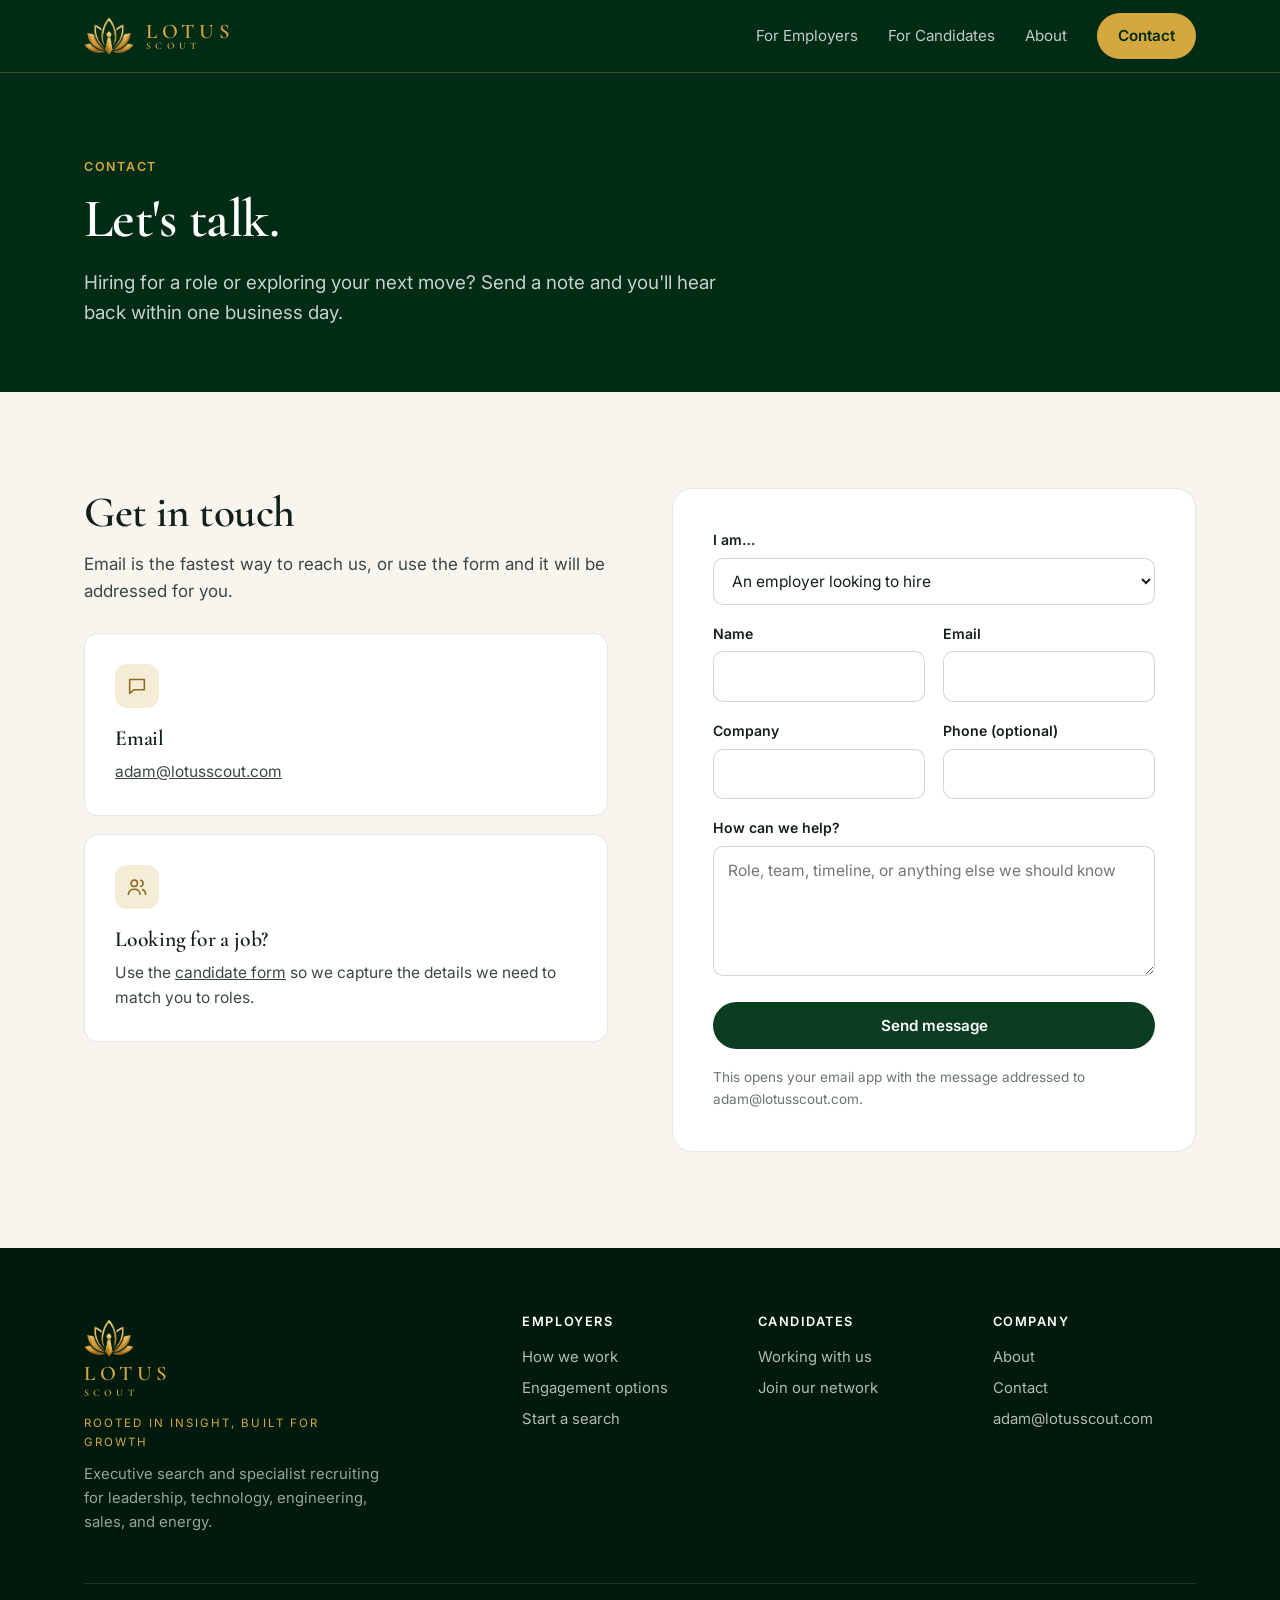
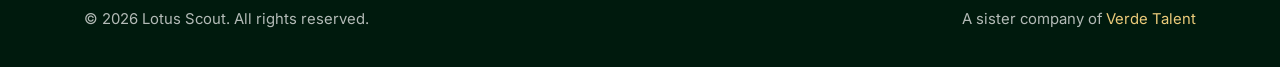
<file: contact.html>
<!DOCTYPE html>
<html lang="en">
<head>
<meta charset="UTF-8"/>
<meta name="viewport" content="width=device-width, initial-scale=1.0"/>
<title>Contact | Lotus Scout</title>
<meta name="description" content="Contact Lotus Scout to start a search or explore your next career move."/>
<link rel="canonical" href="https://lotusscout.com/contact.html"/>
<link rel="icon" href="/favicon.ico" sizes="any"/>
<link rel="icon" type="image/png" sizes="32x32" href="/favicon-32x32.png"/>
<link rel="apple-touch-icon" href="/apple-touch-icon.png"/>
<meta name="theme-color" content="#002C16"/>
<meta property="og:type" content="website"/>
<meta property="og:site_name" content="Lotus Scout"/>
<meta property="og:url" content="https://lotusscout.com/contact.html"/>
<meta property="og:title" content="Contact | Lotus Scout"/>
<meta property="og:description" content="Contact Lotus Scout to start a search or explore your next career move."/>
<meta property="og:image" content="https://lotusscout.com/img/og-image.jpg"/>
<meta name="twitter:card" content="summary_large_image"/>
<link rel="preconnect" href="https://fonts.googleapis.com"/>
<link rel="preconnect" href="https://fonts.gstatic.com" crossorigin/>
<link href="https://fonts.googleapis.com/css2?family=Cormorant+Garamond:ital,wght@0,500;0,600;1,500;1,600&family=Inter:wght@400;500;600&display=swap" rel="stylesheet"/>
<link rel="stylesheet" href="/styles.css"/>
</head>
<body>
<header class="hdr">
  <div class="wrap">
    <a class="brand" href="/" aria-label="Lotus Scout home"><img src="/img/mark-gold.png" alt="" width="50" height="38"/><span>LOTUS<small>SCOUT</small></span></a>
    <button class="menu-btn" aria-label="Open menu" aria-expanded="false"><span></span><span></span><span></span></button>
    <nav class="nav"><a href="employers.html">For Employers</a><a href="candidates.html">For Candidates</a><a href="about.html">About</a><a class="btn btn-gold" href="contact.html">Contact</a></nav>
  </div>
</header>
<main>
<section class="page-hero"><div class="wrap">
  <p class="eyebrow">Contact</p>
  <h1 style="margin-top:12px">Let's talk.</h1>
  <p class="lead">Hiring for a role or exploring your next move? Send a note and you'll hear back within one business day.</p>
</div></section>

<section><div class="wrap split" style="align-items:start">
  <div>
    <h2>Get in touch</h2>
    <p style="margin-top:14px">Email is the fastest way to reach us, or use the form and it will be addressed for you.</p>
    <div class="card" style="margin-top:28px"><div class="icon"><svg viewBox="0 0 24 24" fill="none" stroke="currentColor" stroke-width="1.7" stroke-linecap="round" stroke-linejoin="round" aria-hidden="true"><path d="M4 5h16v11H9l-5 4z"/></svg></div><h3>Email</h3><p><a href="mailto:adam@lotusscout.com">adam@lotusscout.com</a></p></div>
    <div class="card" style="margin-top:18px"><div class="icon"><svg viewBox="0 0 24 24" fill="none" stroke="currentColor" stroke-width="1.7" stroke-linecap="round" stroke-linejoin="round" aria-hidden="true"><circle cx="9" cy="8" r="3.5"/><path d="M2.5 20c.6-3.6 3.3-5.5 6.5-5.5s5.9 1.9 6.5 5.5"/><path d="M16 4.6a3.5 3.5 0 0 1 0 6.8M18 14.8c2 .8 3.2 2.6 3.5 5.2"/></svg></div><h3>Looking for a job?</h3><p>Use the <a href="candidates.html#join">candidate form</a> so we capture the details we need to match you to roles.</p></div>
  </div>
  <div class="panel">
    <form data-form="contact">
      <div><label for="f-type">I am…</label><select id="f-type" name="Inquiry"><option value="employer">An employer looking to hire</option><option value="candidate">A candidate exploring roles</option><option value="other">Something else</option></select></div>
      <div class="row"><div><label for="f-name">Name</label><input id="f-name" name="Name" required autocomplete="name"/></div>
      <div><label for="f-email">Email</label><input id="f-email" type="email" name="Email" required autocomplete="email"/></div></div>
      <div class="row"><div><label for="f-co">Company</label><input id="f-co" name="Company" autocomplete="organization"/></div>
      <div><label for="f-phone">Phone (optional)</label><input id="f-phone" type="tel" name="Phone" autocomplete="tel"/></div></div>
      <div><label for="f-msg">How can we help?</label><textarea id="f-msg" name="Message" required placeholder="Role, team, timeline, or anything else we should know"></textarea></div>
      <button class="btn btn-primary" type="submit">Send message</button>
      <p class="form-note">This opens your email app with the message addressed to adam@lotusscout.com.</p>
      <div class="form-ok" role="status">Thanks! Your email app should have opened with your message ready to send.</div>
    </form>
  </div>
</div></section>

</main>
<footer class="ftr">
  <div class="wrap">
    <div class="cols">
      <div>
        <a class="brand" href="/"><img src="/img/mark-gold.png" alt="" width="50" height="38"/><span>LOTUS<small>SCOUT</small></span></a>
        <p class="tagline">Rooted in insight, built for growth</p>
        <p>Executive search and specialist recruiting for leadership, technology, engineering, sales, and energy.</p>
      </div>
      <div><h4>Employers</h4><a href="employers.html">How we work</a><a href="employers.html#engagements">Engagement options</a><a href="contact.html?type=employer">Start a search</a></div>
      <div><h4>Candidates</h4><a href="candidates.html">Working with us</a><a href="candidates.html#join">Join our network</a></div>
      <div><h4>Company</h4><a href="about.html">About</a><a href="contact.html">Contact</a><a href="mailto:adam@lotusscout.com">adam@lotusscout.com</a></div>
    </div>
    <div class="base"><span>&copy; <span id="yr">2026</span> Lotus Scout. All rights reserved.</span><span>A sister company of <a href="https://verdetalent.com" style="display:inline;color:var(--gold-lt)">Verde Talent</a></span></div>
  </div>
</footer>
<script src="/main.js"></script>
</body>
</html>
</file>
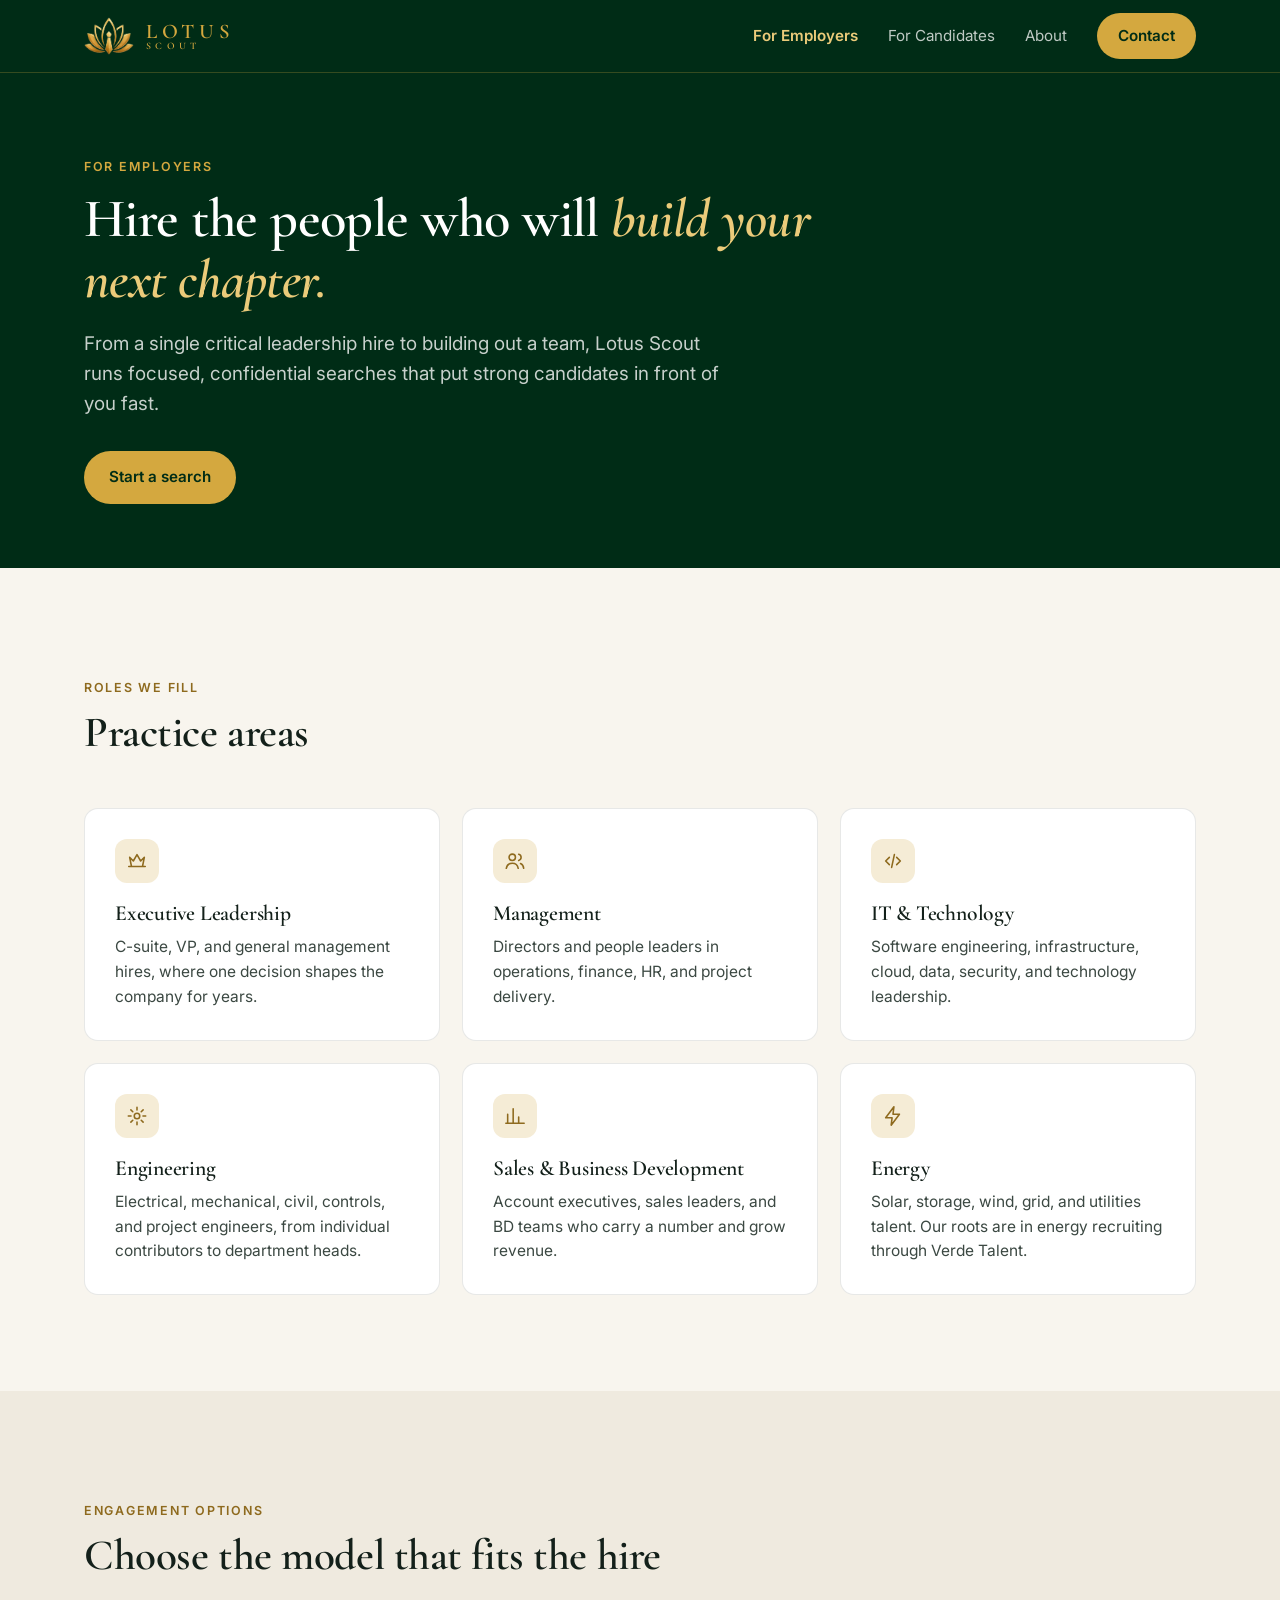
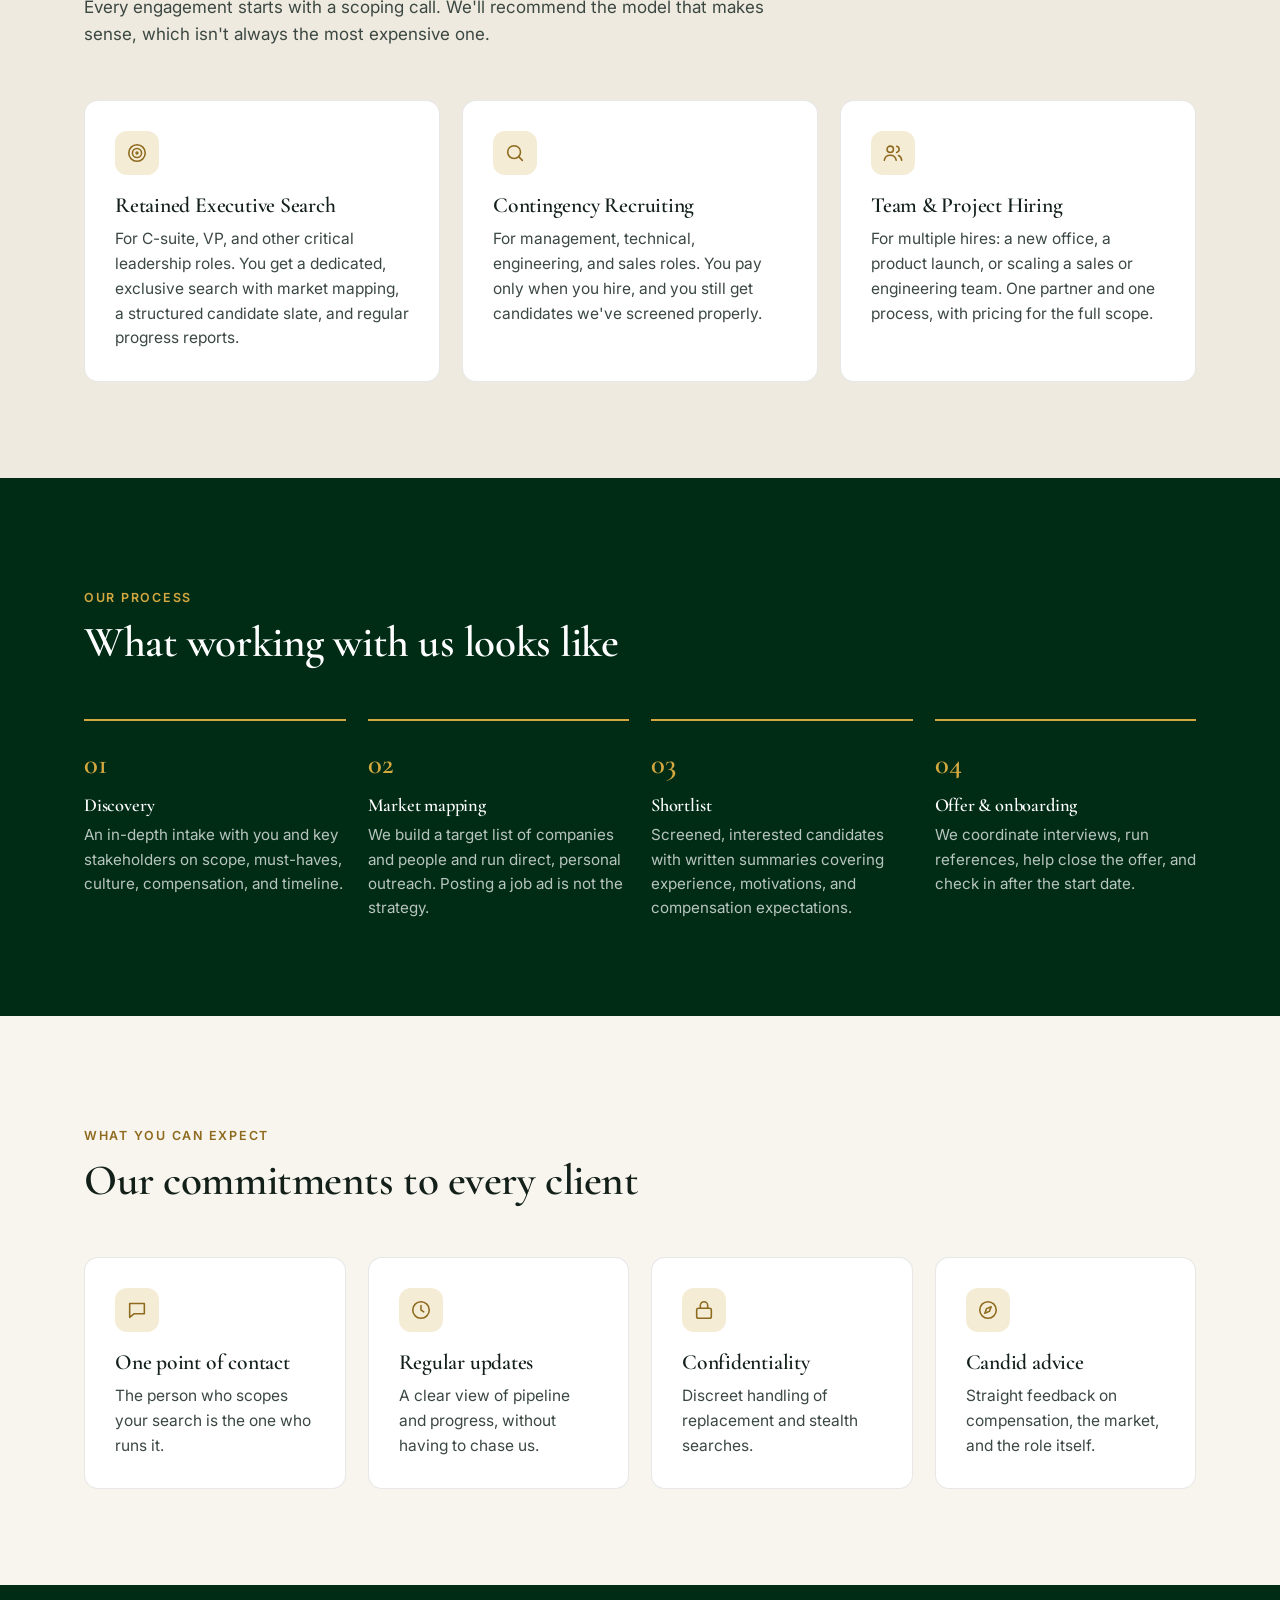
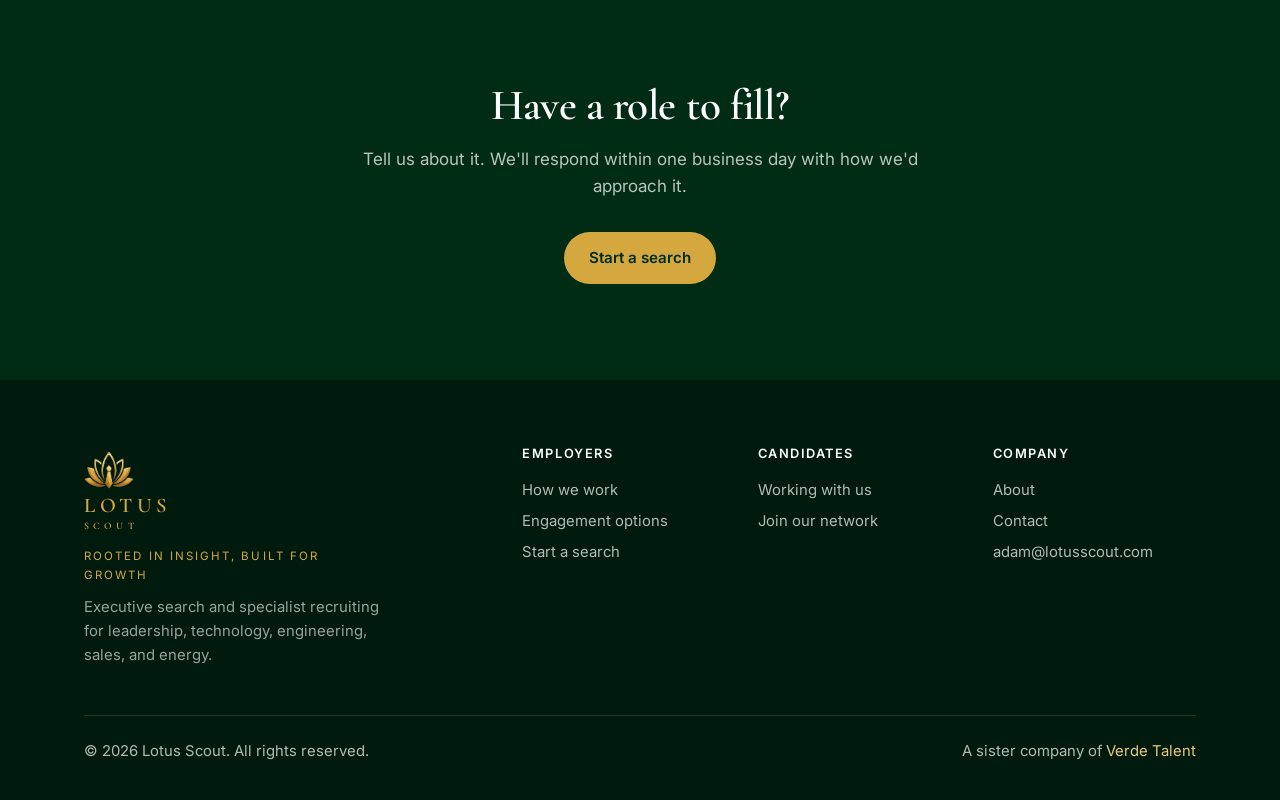
<file: employers.html>
<!DOCTYPE html>
<html lang="en">
<head>
<meta charset="UTF-8"/>
<meta name="viewport" content="width=device-width, initial-scale=1.0"/>
<title>For Employers | Lotus Scout</title>
<meta name="description" content="Retained executive search and contingency recruiting for leadership, IT, engineering, sales, and energy roles. See how Lotus Scout runs a search."/>
<link rel="canonical" href="https://lotusscout.com/employers.html"/>
<link rel="icon" href="/favicon.ico" sizes="any"/>
<link rel="icon" type="image/png" sizes="32x32" href="/favicon-32x32.png"/>
<link rel="apple-touch-icon" href="/apple-touch-icon.png"/>
<meta name="theme-color" content="#002C16"/>
<meta property="og:type" content="website"/>
<meta property="og:site_name" content="Lotus Scout"/>
<meta property="og:url" content="https://lotusscout.com/employers.html"/>
<meta property="og:title" content="For Employers | Lotus Scout"/>
<meta property="og:description" content="Retained executive search and contingency recruiting for leadership, IT, engineering, sales, and energy roles. See how Lotus Scout runs a search."/>
<meta property="og:image" content="https://lotusscout.com/img/og-image.jpg"/>
<meta name="twitter:card" content="summary_large_image"/>
<link rel="preconnect" href="https://fonts.googleapis.com"/>
<link rel="preconnect" href="https://fonts.gstatic.com" crossorigin/>
<link href="https://fonts.googleapis.com/css2?family=Cormorant+Garamond:ital,wght@0,500;0,600;1,500;1,600&family=Inter:wght@400;500;600&display=swap" rel="stylesheet"/>
<link rel="stylesheet" href="/styles.css"/>
</head>
<body>
<header class="hdr">
  <div class="wrap">
    <a class="brand" href="/" aria-label="Lotus Scout home"><img src="/img/mark-gold.png" alt="" width="50" height="38"/><span>LOTUS<small>SCOUT</small></span></a>
    <button class="menu-btn" aria-label="Open menu" aria-expanded="false"><span></span><span></span><span></span></button>
    <nav class="nav"><a href="employers.html" aria-current="page">For Employers</a><a href="candidates.html">For Candidates</a><a href="about.html">About</a><a class="btn btn-gold" href="contact.html">Contact</a></nav>
  </div>
</header>
<main>
<section class="page-hero"><div class="wrap">
  <p class="eyebrow">For Employers</p>
  <h1 style="margin-top:12px">Hire the people who will <em style="color:var(--gold-lt)">build your next chapter.</em></h1>
  <p class="lead">From a single critical leadership hire to building out a team, Lotus Scout runs focused, confidential searches that put strong candidates in front of you fast.</p>
  <div class="btns"><a class="btn btn-gold" href="contact.html?type=employer">Start a search</a></div>
</div></section>

<section><div class="wrap">
  <div class="sec-head"><p class="eyebrow">Roles we fill</p><h2>Practice areas</h2></div>
  <div class="grid g3"><div class="card"><div class="icon"><svg viewBox="0 0 24 24" fill="none" stroke="currentColor" stroke-width="1.7" stroke-linecap="round" stroke-linejoin="round" aria-hidden="true"><path d="M3 18h18M4 8l4 4 4-7 4 7 4-4-2 10H6z"/></svg></div><h3>Executive Leadership</h3><p>C-suite, VP, and general management hires, where one decision shapes the company for years.</p></div><div class="card"><div class="icon"><svg viewBox="0 0 24 24" fill="none" stroke="currentColor" stroke-width="1.7" stroke-linecap="round" stroke-linejoin="round" aria-hidden="true"><circle cx="9" cy="8" r="3.5"/><path d="M2.5 20c.6-3.6 3.3-5.5 6.5-5.5s5.9 1.9 6.5 5.5"/><path d="M16 4.6a3.5 3.5 0 0 1 0 6.8M18 14.8c2 .8 3.2 2.6 3.5 5.2"/></svg></div><h3>Management</h3><p>Directors and people leaders in operations, finance, HR, and project delivery.</p></div><div class="card"><div class="icon"><svg viewBox="0 0 24 24" fill="none" stroke="currentColor" stroke-width="1.7" stroke-linecap="round" stroke-linejoin="round" aria-hidden="true"><path d="M8 8l-4 4 4 4M16 8l4 4-4 4M13.5 5l-3 14"/></svg></div><h3>IT & Technology</h3><p>Software engineering, infrastructure, cloud, data, security, and technology leadership.</p></div><div class="card"><div class="icon"><svg viewBox="0 0 24 24" fill="none" stroke="currentColor" stroke-width="1.7" stroke-linecap="round" stroke-linejoin="round" aria-hidden="true"><circle cx="12" cy="12" r="3"/><path d="M12 2.5v3M12 18.5v3M2.5 12h3M18.5 12h3M5.3 5.3l2.1 2.1M16.6 16.6l2.1 2.1M5.3 18.7l2.1-2.1M16.6 7.4l2.1-2.1"/></svg></div><h3>Engineering</h3><p>Electrical, mechanical, civil, controls, and project engineers, from individual contributors to department heads.</p></div><div class="card"><div class="icon"><svg viewBox="0 0 24 24" fill="none" stroke="currentColor" stroke-width="1.7" stroke-linecap="round" stroke-linejoin="round" aria-hidden="true"><path d="M4 20V10M10 20V4M16 20v-7M22 20H2"/></svg></div><h3>Sales & Business Development</h3><p>Account executives, sales leaders, and BD teams who carry a number and grow revenue.</p></div><div class="card"><div class="icon"><svg viewBox="0 0 24 24" fill="none" stroke="currentColor" stroke-width="1.7" stroke-linecap="round" stroke-linejoin="round" aria-hidden="true"><path d="M13 2L4 14h7l-1 8 9-12h-7z"/></svg></div><h3>Energy</h3><p>Solar, storage, wind, grid, and utilities talent. Our roots are in energy recruiting through Verde Talent.</p></div></div>
</div></section>

<section class="alt" id="engagements"><div class="wrap">
  <div class="sec-head"><p class="eyebrow">Engagement options</p><h2>Choose the model that fits the hire</h2><p>Every engagement starts with a scoping call. We'll recommend the model that makes sense, which isn't always the most expensive one.</p></div>
  <div class="grid g3">
    <div class="card"><div class="icon"><svg viewBox="0 0 24 24" fill="none" stroke="currentColor" stroke-width="1.7" stroke-linecap="round" stroke-linejoin="round" aria-hidden="true"><circle cx="12" cy="12" r="9"/><circle cx="12" cy="12" r="5"/><circle cx="12" cy="12" r="1"/></svg></div><h3>Retained Executive Search</h3><p>For C-suite, VP, and other critical leadership roles. You get a dedicated, exclusive search with market mapping, a structured candidate slate, and regular progress reports.</p></div>
    <div class="card"><div class="icon"><svg viewBox="0 0 24 24" fill="none" stroke="currentColor" stroke-width="1.7" stroke-linecap="round" stroke-linejoin="round" aria-hidden="true"><circle cx="11" cy="11" r="7"/><path d="M20 20l-4-4"/></svg></div><h3>Contingency Recruiting</h3><p>For management, technical, engineering, and sales roles. You pay only when you hire, and you still get candidates we've screened properly.</p></div>
    <div class="card"><div class="icon"><svg viewBox="0 0 24 24" fill="none" stroke="currentColor" stroke-width="1.7" stroke-linecap="round" stroke-linejoin="round" aria-hidden="true"><circle cx="9" cy="8" r="3.5"/><path d="M2.5 20c.6-3.6 3.3-5.5 6.5-5.5s5.9 1.9 6.5 5.5"/><path d="M16 4.6a3.5 3.5 0 0 1 0 6.8M18 14.8c2 .8 3.2 2.6 3.5 5.2"/></svg></div><h3>Team &amp; Project Hiring</h3><p>For multiple hires: a new office, a product launch, or scaling a sales or engineering team. One partner and one process, with pricing for the full scope.</p></div>
  </div>
</div></section>

<section class="dark"><div class="wrap">
  <div class="sec-head"><p class="eyebrow">Our process</p><h2>What working with us looks like</h2></div>
  <div class="steps">
    <div class="step"><h3>Discovery</h3><p>An in-depth intake with you and key stakeholders on scope, must-haves, culture, compensation, and timeline.</p></div>
    <div class="step"><h3>Market mapping</h3><p>We build a target list of companies and people and run direct, personal outreach. Posting a job ad is not the strategy.</p></div>
    <div class="step"><h3>Shortlist</h3><p>Screened, interested candidates with written summaries covering experience, motivations, and compensation expectations.</p></div>
    <div class="step"><h3>Offer &amp; onboarding</h3><p>We coordinate interviews, run references, help close the offer, and check in after the start date.</p></div>
  </div>
</div></section>

<section><div class="wrap">
  <div class="sec-head"><p class="eyebrow">What you can expect</p><h2>Our commitments to every client</h2></div>
  <div class="grid g4">
    <div class="card"><div class="icon"><svg viewBox="0 0 24 24" fill="none" stroke="currentColor" stroke-width="1.7" stroke-linecap="round" stroke-linejoin="round" aria-hidden="true"><path d="M4 5h16v11H9l-5 4z"/></svg></div><h3>One point of contact</h3><p>The person who scopes your search is the one who runs it.</p></div>
    <div class="card"><div class="icon"><svg viewBox="0 0 24 24" fill="none" stroke="currentColor" stroke-width="1.7" stroke-linecap="round" stroke-linejoin="round" aria-hidden="true"><circle cx="12" cy="12" r="9"/><path d="M12 7v5l3 2"/></svg></div><h3>Regular updates</h3><p>A clear view of pipeline and progress, without having to chase us.</p></div>
    <div class="card"><div class="icon"><svg viewBox="0 0 24 24" fill="none" stroke="currentColor" stroke-width="1.7" stroke-linecap="round" stroke-linejoin="round" aria-hidden="true"><rect x="4" y="10" width="16" height="11" rx="2"/><path d="M8 10V7a4 4 0 0 1 8 0v3"/></svg></div><h3>Confidentiality</h3><p>Discreet handling of replacement and stealth searches.</p></div>
    <div class="card"><div class="icon"><svg viewBox="0 0 24 24" fill="none" stroke="currentColor" stroke-width="1.7" stroke-linecap="round" stroke-linejoin="round" aria-hidden="true"><circle cx="12" cy="12" r="9"/><path d="M15.5 8.5l-2 5-5 2 2-5z"/></svg></div><h3>Candid advice</h3><p>Straight feedback on compensation, the market, and the role itself.</p></div>
  </div>
</div></section>

<section class="dark cta"><div class="wrap">
  <h2>Have a role to fill?</h2><p>Tell us about it. We'll respond within one business day with how we'd approach it.</p>
  <div class="btns"><a class="btn btn-gold" href="contact.html?type=employer">Start a search</a></div>
</div></section>

</main>
<footer class="ftr">
  <div class="wrap">
    <div class="cols">
      <div>
        <a class="brand" href="/"><img src="/img/mark-gold.png" alt="" width="50" height="38"/><span>LOTUS<small>SCOUT</small></span></a>
        <p class="tagline">Rooted in insight, built for growth</p>
        <p>Executive search and specialist recruiting for leadership, technology, engineering, sales, and energy.</p>
      </div>
      <div><h4>Employers</h4><a href="employers.html">How we work</a><a href="employers.html#engagements">Engagement options</a><a href="contact.html?type=employer">Start a search</a></div>
      <div><h4>Candidates</h4><a href="candidates.html">Working with us</a><a href="candidates.html#join">Join our network</a></div>
      <div><h4>Company</h4><a href="about.html">About</a><a href="contact.html">Contact</a><a href="mailto:adam@lotusscout.com">adam@lotusscout.com</a></div>
    </div>
    <div class="base"><span>&copy; <span id="yr">2026</span> Lotus Scout. All rights reserved.</span><span>A sister company of <a href="https://verdetalent.com" style="display:inline;color:var(--gold-lt)">Verde Talent</a></span></div>
  </div>
</footer>
<script src="/main.js"></script>
</body>
</html>
</file>
<file: styles.css>
*{box-sizing:border-box;margin:0;padding:0}
:root{
  --ink:#13201A;--ink2:#3B4842;--mute:#6A756F;
  --bg:#F8F5EE;--bg2:#EFEADF;--card:#FFFFFF;--line:rgba(19,32,26,.10);
  --green:#002C16;--green2:#0B3D23;--green3:#14532F;
  --gold:#D4A83F;--gold-lt:#EBCB7A;--gold-dk:#8E6A1E;--gold-soft:#F5ECD6;
  --serif:'Cormorant Garamond',Georgia,serif;--sans:'Inter',system-ui,-apple-system,Segoe UI,sans-serif;
  --r:14px;--max:1160px;
}
html{scroll-behavior:smooth}
body{font-family:var(--sans);color:var(--ink);background:var(--bg);line-height:1.6;font-size:17px;-webkit-font-smoothing:antialiased}
img{max-width:100%;height:auto;display:block}
a{color:inherit}
.wrap{max-width:var(--max);margin:0 auto;padding:0 24px}
h1,h2,h3{font-family:var(--serif);font-weight:600;line-height:1.12;letter-spacing:-.01em}
h1{font-size:clamp(2.4rem,5.5vw,4.1rem)}
h2{font-size:clamp(1.9rem,3.6vw,2.7rem)}
h3{font-size:1.35rem}
p{color:var(--ink2)}
.eyebrow{font-size:.78rem;font-weight:600;letter-spacing:.14em;text-transform:uppercase;color:var(--gold-dk)}
.lead{font-size:1.18rem;max-width:640px}
em.accent{font-style:italic;color:var(--gold-dk)}
.dark em.accent{color:var(--gold-lt)}

/* header */
.hdr{position:sticky;top:0;z-index:50;background:var(--green);border-bottom:1px solid rgba(212,168,63,.25)}
.hdr .wrap{display:flex;align-items:center;justify-content:space-between;height:72px}
.brand{display:flex;align-items:center;gap:12px;text-decoration:none;font-family:var(--serif);font-size:1.3rem;font-weight:600;letter-spacing:.22em;color:var(--gold)}
.brand img{height:38px;width:auto}
.brand small{display:block;font-size:.62rem;letter-spacing:.42em;margin-top:-2px}
.brand span{line-height:1.05}
.nav{display:flex;align-items:center;gap:30px}
.nav a{text-decoration:none;font-size:.95rem;color:rgba(255,255,255,.75)}
.nav a:hover,.nav a[aria-current=page]{color:var(--gold-lt)}
.nav a[aria-current=page]{font-weight:600}
.menu-btn{display:none;background:none;border:0;cursor:pointer;padding:8px}
.menu-btn span{display:block;width:22px;height:2px;background:var(--gold);margin:5px 0}

/* buttons */
.btn{display:inline-block;text-decoration:none;font-weight:600;font-size:.95rem;padding:13px 24px;border-radius:999px;border:1px solid transparent;cursor:pointer;font-family:var(--sans);transition:background .15s,color .15s,border-color .15s}
.btn-primary{background:var(--green2);color:#fff}
.btn-primary:hover{background:var(--green3)}
.btn-gold{background:var(--gold);color:var(--green)}
.btn-gold:hover{background:var(--gold-lt)}
.btn-ghost{border-color:var(--green2);color:var(--green2);background:transparent}
.btn-ghost:hover{background:var(--green2);color:#fff}
.dark .btn-ghost{border-color:var(--gold);color:var(--gold-lt)}
.dark .btn-ghost:hover{background:var(--gold);color:var(--green)}
.nav .btn{padding:10px 20px;color:var(--green)}
.nav .btn:hover{color:var(--green)}
.btns{display:flex;gap:12px;flex-wrap:wrap;margin-top:32px}

/* sections */
section{padding:96px 0}
.hero{padding:96px 0 104px;background:radial-gradient(ellipse at 70% 45%,#0A4226 0%,var(--green) 60%,#001A0D 100%);color:#fff}
.hero-grid{display:grid;grid-template-columns:1.15fr .85fr;gap:48px;align-items:center}
.hero p{color:rgba(255,255,255,.78)}
.hero .eyebrow{color:var(--gold)}
.hero h1 em{font-style:italic;color:var(--gold-lt)}
.hero .lead{margin-top:22px}
.hero-card{background:var(--bg);color:var(--ink);border-radius:20px;padding:32px;max-width:420px;width:100%;margin-left:auto;box-shadow:0 24px 60px rgba(0,0,0,.35);border-top:3px solid var(--gold)}
.hero-card .eyebrow{color:var(--gold-dk)}
.hero-card h3{font-size:1.7rem;margin:6px 0 20px}
.hero-card form{gap:14px}
.hero-card .btn{width:100%}
.seg{display:grid;grid-template-columns:1fr 1fr;background:var(--bg2);border-radius:999px;padding:4px}
.seg label{margin:0;cursor:pointer}
.seg input{position:absolute;opacity:0;width:1px;height:1px}
.seg span{display:block;text-align:center;padding:9px 6px;border-radius:999px;font-size:.88rem;font-weight:600;color:var(--ink2)}
.seg input:checked+span{background:var(--green2);color:#fff}
.seg input:focus-visible+span{outline:2px solid var(--gold);outline-offset:2px}
.logo-panel{background:radial-gradient(ellipse at 50% 40%,#0A4226,var(--green) 75%);border-radius:20px;padding:48px 40px}
.logo-panel img{max-width:340px;margin:0 auto}
.page-hero{padding:84px 0 64px;background:var(--green);color:#fff}
.page-hero p{color:rgba(255,255,255,.78)}
.page-hero .eyebrow{color:var(--gold)}
.page-hero h1{font-size:clamp(2.2rem,4.6vw,3.4rem);max-width:820px}
.page-hero .lead{margin-top:18px}
.alt{background:var(--bg2)}
.dark{background:var(--green);color:#fff}
.dark p{color:rgba(255,255,255,.72)}
.dark .eyebrow{color:var(--gold)}
.sec-head{max-width:720px;margin-bottom:52px}
.sec-head h2{margin-top:10px}
.sec-head p{margin-top:14px}

/* grids & cards */
.grid{display:grid;gap:22px}
.g2{grid-template-columns:repeat(2,1fr)}
.g3{grid-template-columns:repeat(3,1fr)}
.g4{grid-template-columns:repeat(4,1fr)}
.card{background:var(--card);border:1px solid var(--line);border-radius:var(--r);padding:30px}
.card h3{margin-bottom:10px}
.card p{font-size:.97rem}
.icon{width:44px;height:44px;border-radius:12px;background:var(--gold-soft);color:var(--gold-dk);display:grid;place-items:center;margin-bottom:18px}
.icon svg{width:22px;height:22px}
.tags{display:flex;flex-wrap:wrap;gap:10px}
.tag{border:1px solid var(--line);background:var(--card);border-radius:999px;padding:9px 18px;font-size:.92rem;font-weight:500}

/* steps */
.steps{counter-reset:s;display:grid;grid-template-columns:repeat(4,1fr);gap:22px}
.step{border-top:2px solid var(--gold);padding-top:20px}
.step::before{counter-increment:s;content:"0" counter(s);font-family:var(--serif);font-size:1.8rem;color:var(--gold-dk);display:block;margin-bottom:8px;font-weight:600}
.step h3{font-size:1.15rem;margin-bottom:8px}
.step p{font-size:.95rem}
.dark .step::before{color:var(--gold)}

/* split */
.split{display:grid;grid-template-columns:1fr 1fr;gap:64px;align-items:center}
.checks{list-style:none;margin-top:22px}
.checks li{padding-left:30px;position:relative;margin:12px 0;color:var(--ink2)}
.checks li::before{content:"";position:absolute;left:0;top:7px;width:16px;height:16px;border-radius:50%;background:var(--gold-soft);box-shadow:inset 0 0 0 5px var(--gold)}
.panel{background:var(--card);border:1px solid var(--line);border-radius:20px;padding:40px}

/* founder */
.founder{display:grid;grid-template-columns:260px 1fr;gap:48px;align-items:start}
.founder img{border-radius:var(--r);aspect-ratio:1/1;object-fit:cover;width:100%}

/* cta */
.cta{text-align:center}
.cta h2{max-width:720px;margin:0 auto}
.cta p{max-width:560px;margin:16px auto 0}
.cta .btns{justify-content:center}

/* forms */
form{display:grid;gap:18px}
.row{display:grid;grid-template-columns:1fr 1fr;gap:18px}
label{display:block;font-size:.88rem;font-weight:600;margin-bottom:6px}
input,select,textarea{width:100%;font:inherit;font-size:.97rem;padding:12px 14px;border:1px solid rgba(21,23,31,.18);border-radius:10px;background:#fff;color:var(--ink)}
input:focus,select:focus,textarea:focus{outline:2px solid var(--gold);outline-offset:1px;border-color:transparent}
textarea{min-height:130px;resize:vertical}
.form-note{font-size:.85rem;color:var(--mute)}
.form-ok{display:none;background:var(--gold-soft);border-radius:10px;padding:16px 18px;color:var(--ink)}
.form-ok.show{display:block}

/* footer */
.ftr{background:#001A0D;color:rgba(255,255,255,.7);padding:64px 0 36px;font-size:.93rem}
.ftr .cols{display:grid;grid-template-columns:2fr 1fr 1fr 1fr;gap:32px}
.ftr h4{color:#fff;font-size:.8rem;letter-spacing:.12em;text-transform:uppercase;margin-bottom:14px;font-weight:600}
.ftr a{text-decoration:none;display:block;margin:7px 0}
.ftr a:hover{color:#fff}
.ftr .brand{margin-bottom:16px}
.tagline{font-size:.72rem;letter-spacing:.18em;text-transform:uppercase;color:var(--gold)!important;margin-bottom:12px}
.ftr p{color:rgba(255,255,255,.6);max-width:300px}
.ftr .base{border-top:1px solid rgba(255,255,255,.12);margin-top:48px;padding-top:24px;display:flex;justify-content:space-between;flex-wrap:wrap;gap:12px}

@media (max-width:960px){
  .g3,.g4,.steps{grid-template-columns:repeat(2,1fr)}
  .split,.founder,.hero-grid{grid-template-columns:1fr;gap:36px}
  .hero-card{margin:0 auto}
  .founder img{max-width:260px}
  .ftr .cols{grid-template-columns:1fr 1fr}
}
@media (max-width:760px){
  body{font-size:16px}
  .wrap{padding:0 16px}
  section{padding:68px 0}
  .hero{padding:72px 0 60px}
  .hero-card{padding:24px}
  .brand{font-size:1.05rem}
  .brand img{height:32px}
  .g2,.g3,.g4,.steps,.row{grid-template-columns:1fr}
  .menu-btn{display:block}
  .nav{display:none;position:absolute;top:72px;left:0;right:0;flex-direction:column;align-items:flex-start;gap:0;background:var(--green);border-bottom:1px solid rgba(212,168,63,.25);padding:8px 16px 20px}
  .nav.open{display:flex}
  .nav a{padding:12px 0;width:100%}
  .nav .btn{width:auto;margin-top:8px;padding:10px 20px}
  .panel{padding:26px}
  .ftr .cols{grid-template-columns:1fr}
}
</file>
